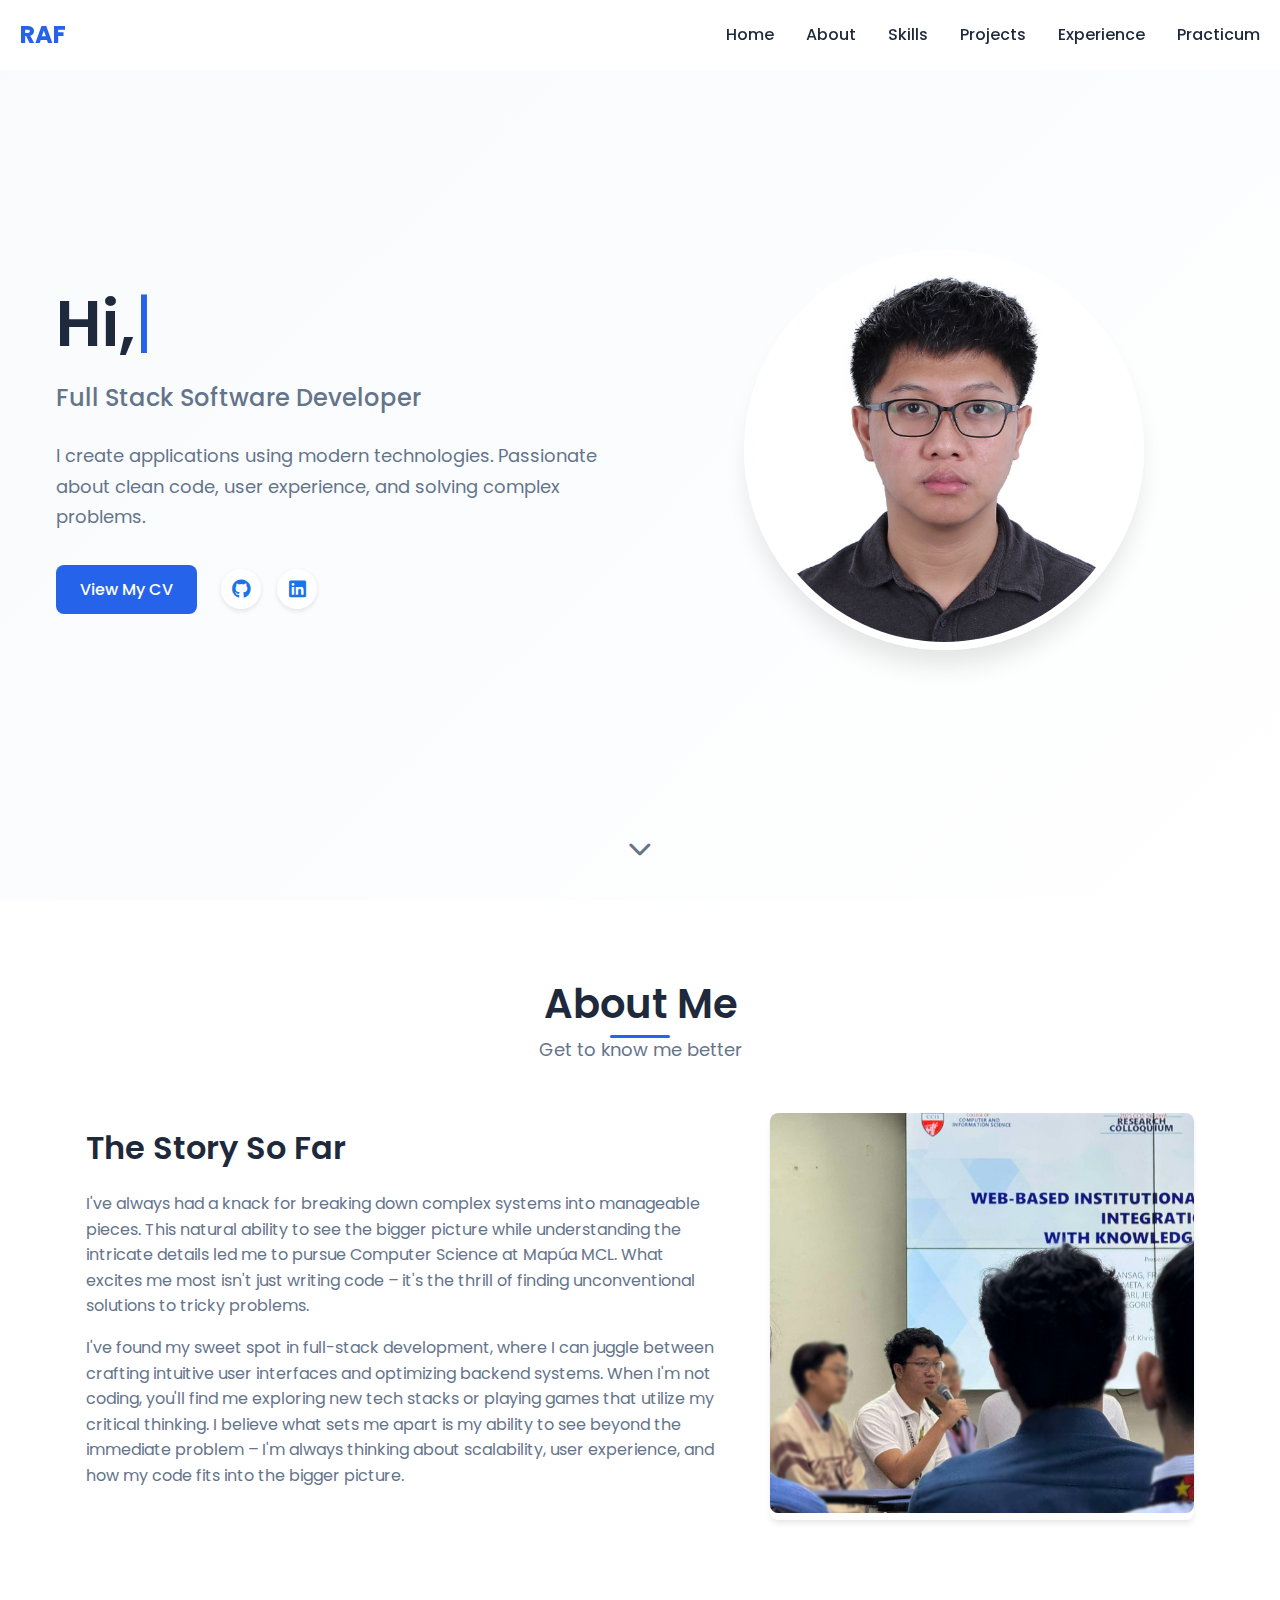
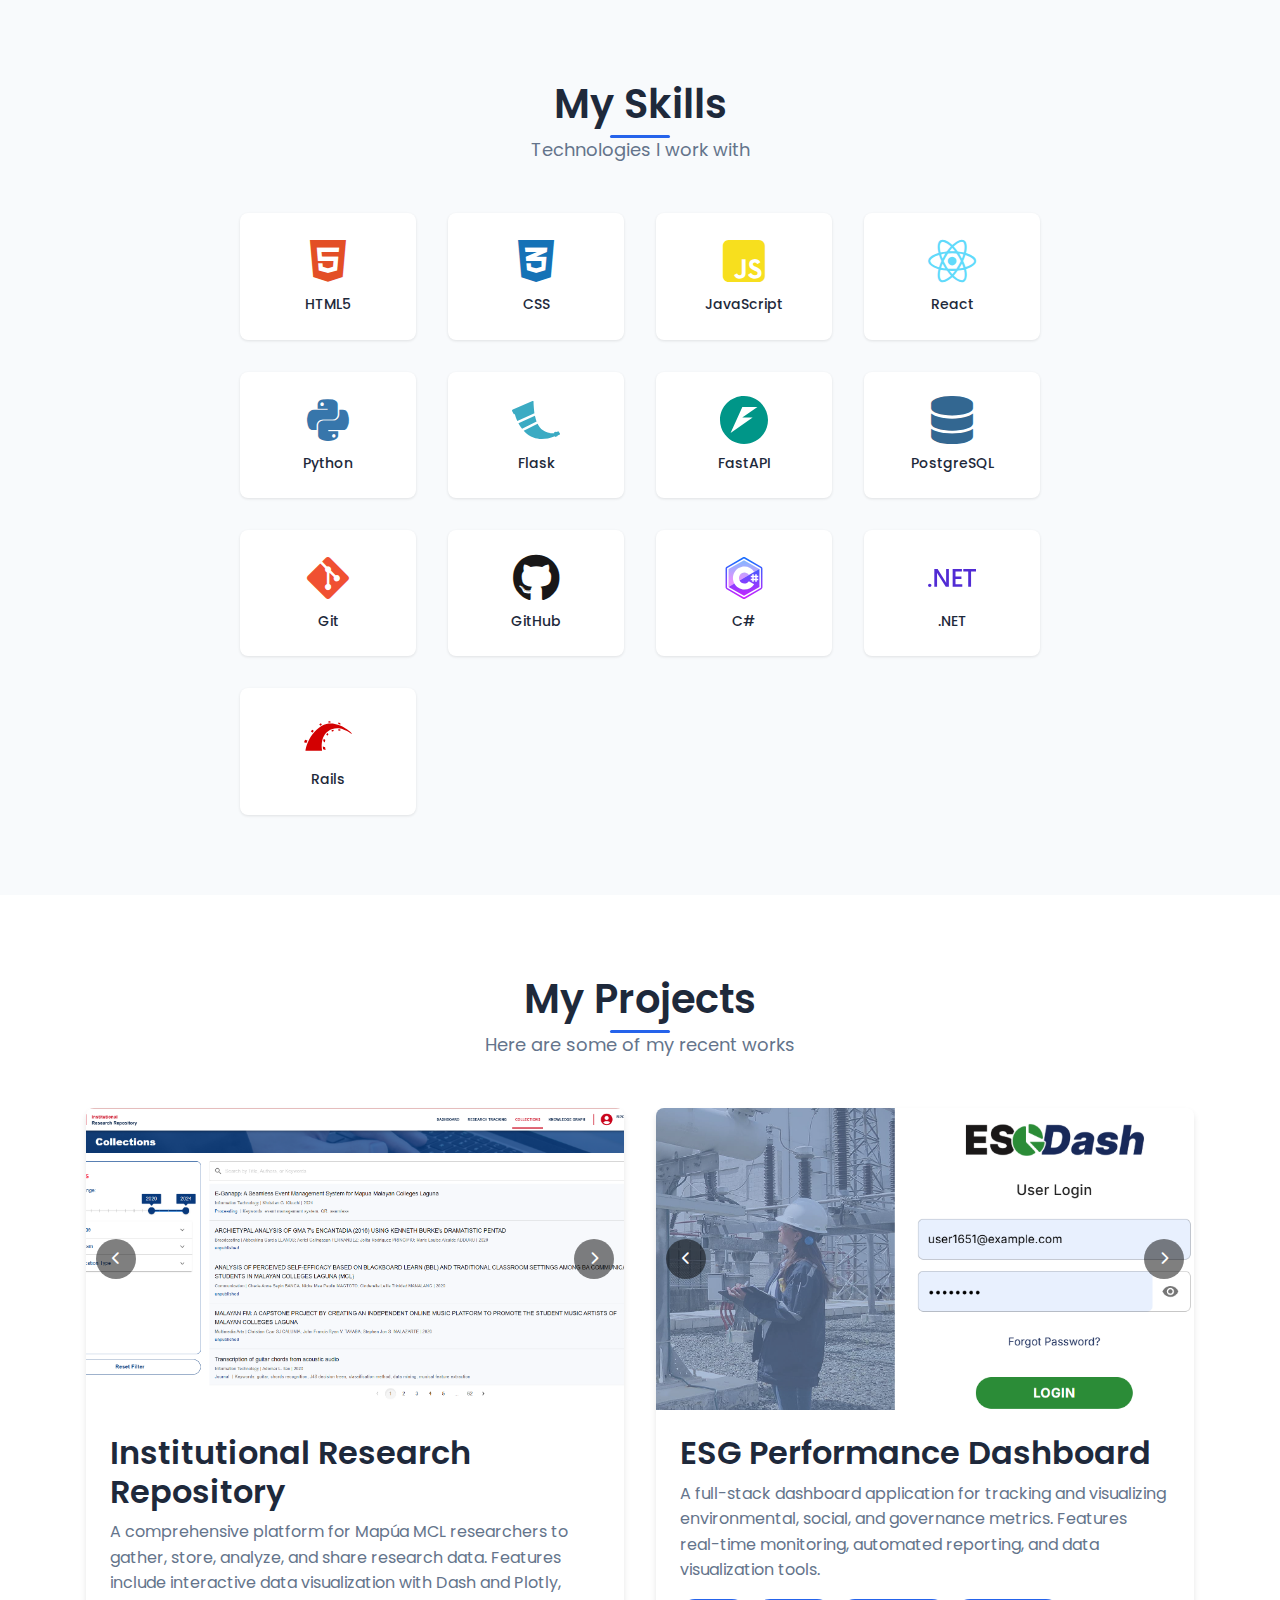
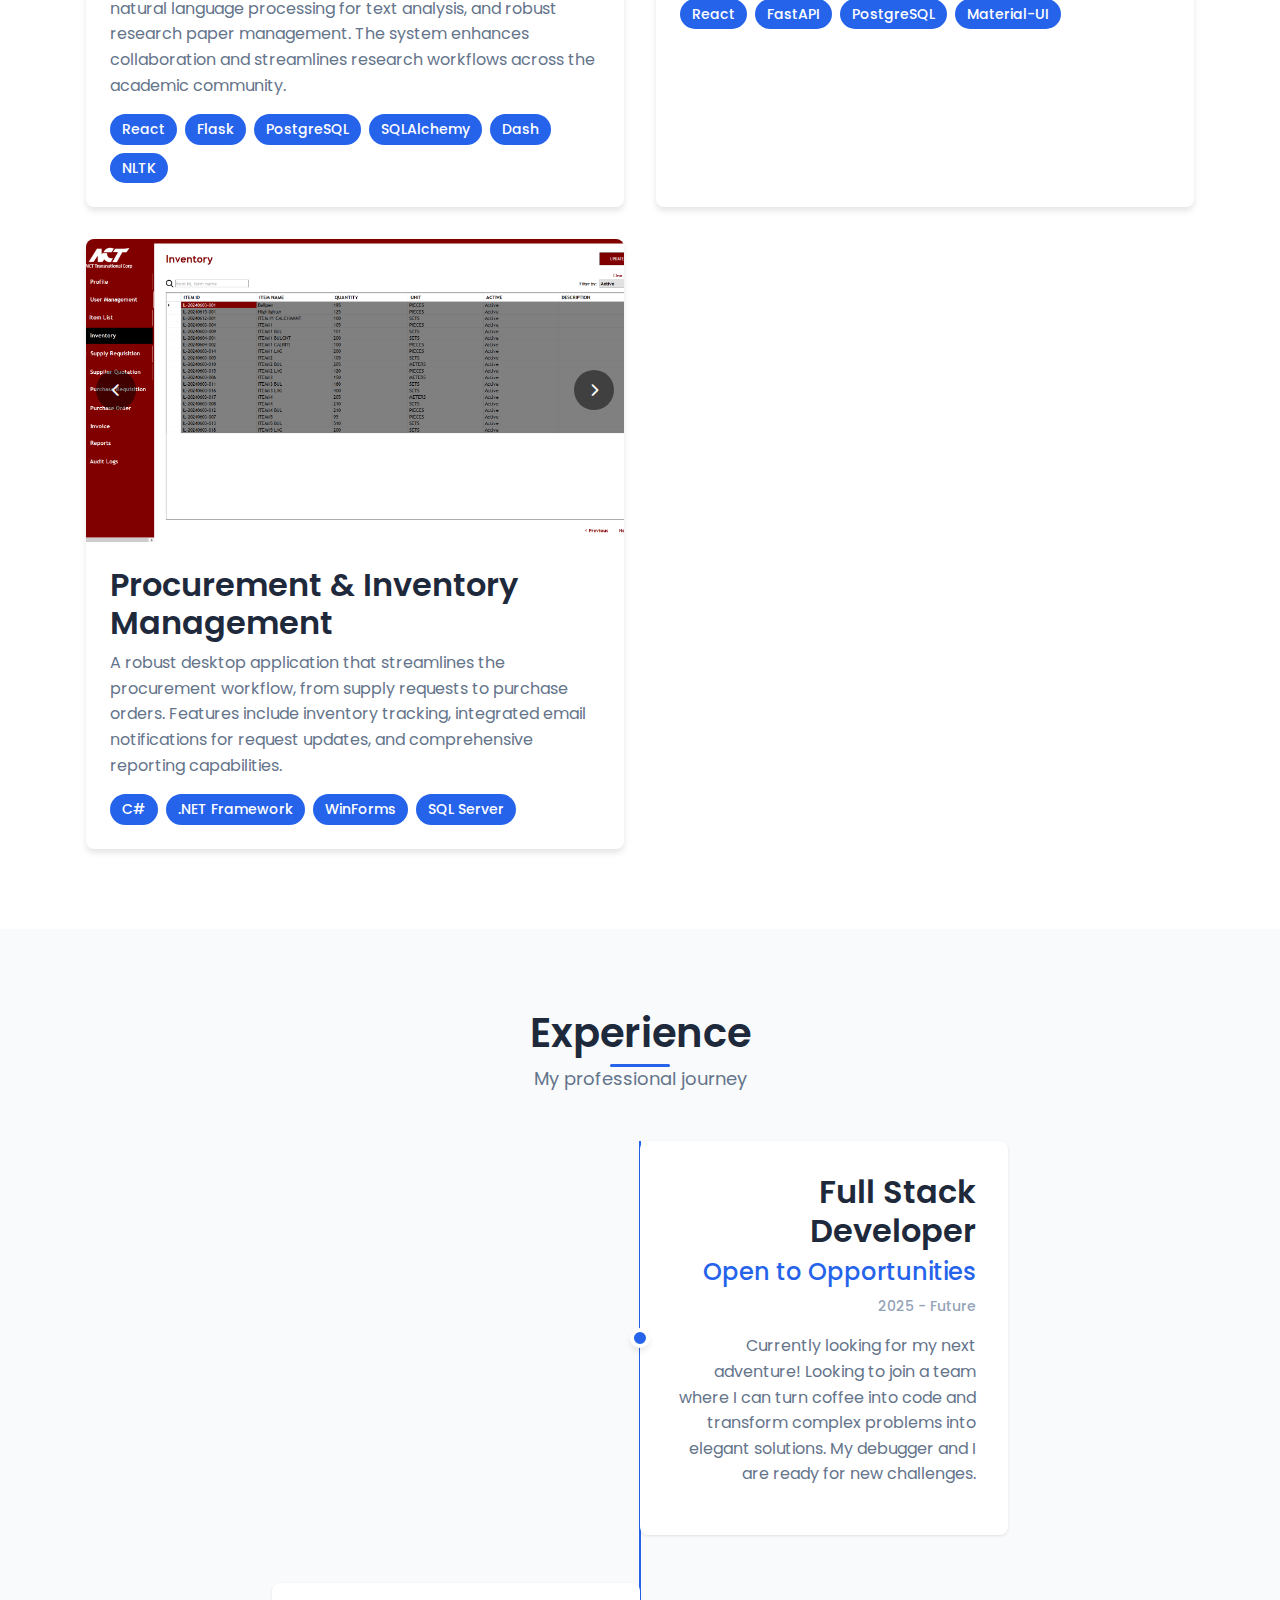
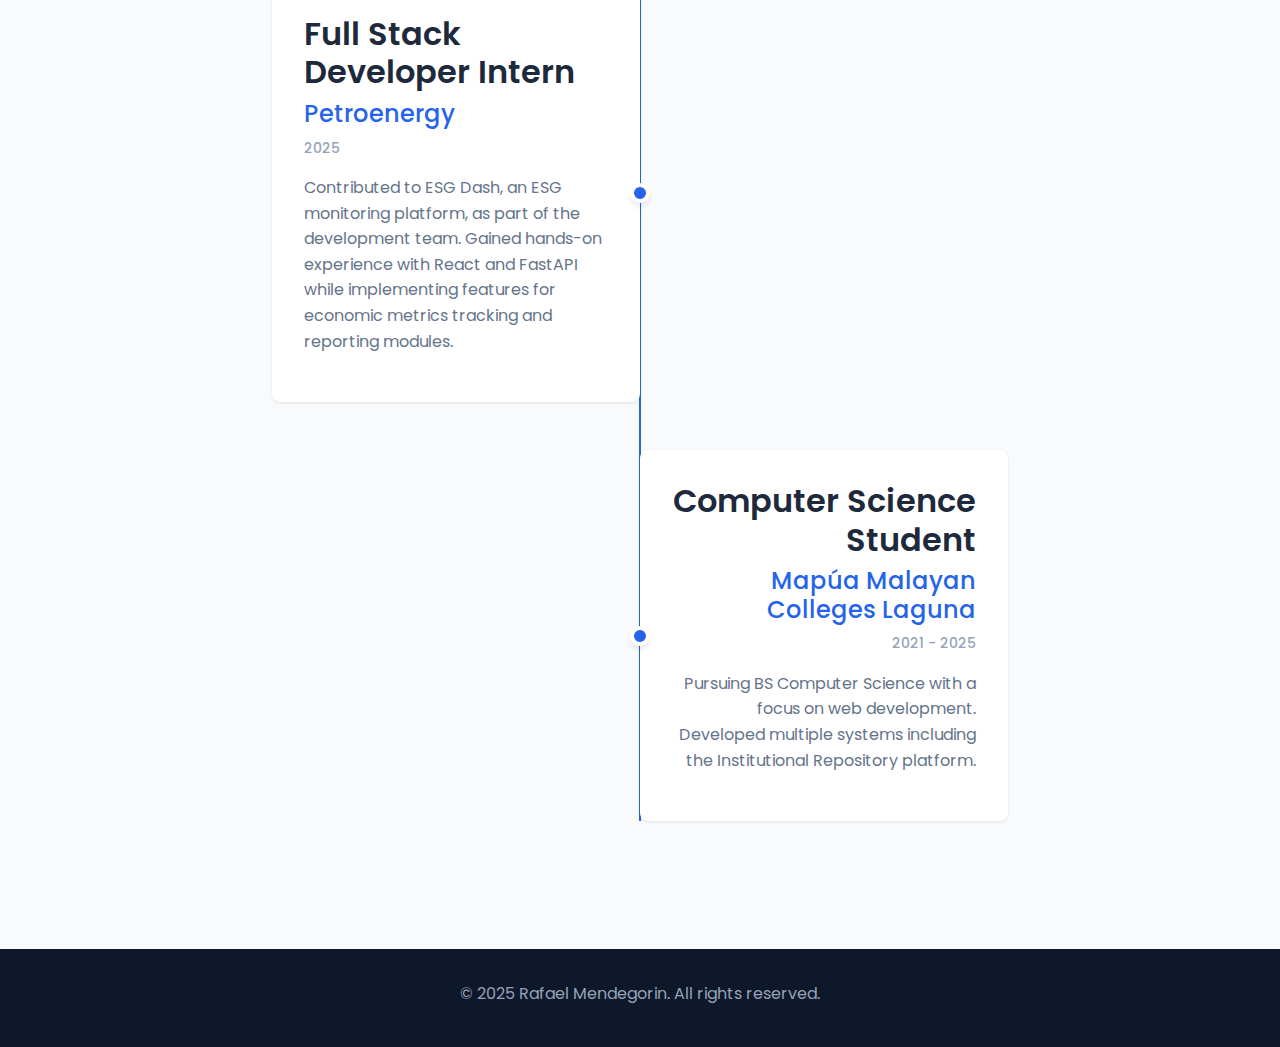
<file: index.html>
<!DOCTYPE html>
<html lang="en">
<head>
    <meta charset="UTF-8">
    <meta name="viewport" content="width=device-width, initial-scale=1.0">
    <meta name="description" content="Personal Portfolio - Web Developer & Software Engineer">
    <meta name="keywords" content="web developer, portfolio, software engineer, HTML, CSS, JavaScript">
    <meta name="author" content="Raf">
    
    <!-- Open Graph Meta Tags -->
    <meta property="og:title" content="ThatOneLeaf - Portfolio">
    <meta property="og:description" content="Personal Portfolio - Web Developer & Software Engineer">
    <meta property="og:type" content="website">
    
    <title>ThatOneLeaf - Portfolio</title>
    
    <!-- Favicon -->
    <link rel="icon" type="image/x-icon" href="assets/favicon.ico">
    
    <!-- Font Awesome for Icons -->
    <link rel="stylesheet" href="https://cdnjs.cloudflare.com/ajax/libs/font-awesome/6.4.0/css/all.min.css">
    
    <!-- Google Fonts -->
    <link href="https://fonts.googleapis.com/css2?family=Poppins:wght@300;400;500;600;700&display=swap" rel="stylesheet">
    
    <!-- CSS Files -->
    <link rel="stylesheet" href="css/style.css">
    <link rel="stylesheet" href="css/responsive.css">
    <link rel="stylesheet" href="css/animations.css">
</head>
<body>
    <!-- Navigation -->
    <nav class="navbar" id="navbar">
        <div class="nav-container">
            <div class="nav-logo">
                <a href="#home">RAF</a>
            </div>
            <div class="nav-menu" id="nav-menu">
                <a href="#home" class="nav-link">Home</a>
                <a href="#about" class="nav-link">About</a>
                <a href="#skills" class="nav-link">Skills</a>
                <a href="#projects" class="nav-link">Projects</a>
                <a href="#experience" class="nav-link">Experience</a>
                <a href="practicum.html" class="nav-link">Practicum</a>
            </div>
            <div class="nav-toggle" id="nav-toggle">
                <span class="bar"></span>
                <span class="bar"></span>
                <span class="bar"></span>
            </div>
        </div>
    </nav>

    <!-- Hero Section -->
    <section id="home" class="hero">
        <div class="hero-container">
            <div class="hero-content">
                <h1 class="hero-title">
                    <span id="typing-text"></span><span class="cursor">|</span>
                </h1>
                <p class="hero-subtitle">Full Stack Software Developer</p>
                <p class="hero-description">
                    I create applications using modern technologies.
                    Passionate about clean code, user experience, and solving complex problems.
                </p>
                <div class="hero-buttons">
                    <a href="assets\JRMendegorin_CV.pdf" target="_blank" rel="noopener noreferrer" download="JRMendegorin_CV.pdf" class="btn btn-primary">View My CV</a>
                    <div class="social-links">
                        <a href="https://github.com/ThatOneLeaf" target="_blank" class="social-btn">
                            <i class="fab fa-github"></i>
                        </a>
                        <a href="https://www.linkedin.com/in/rafael-mendegorin/" target="_blank" class="social-btn">
                            <i class="fab fa-linkedin"></i>
                        </a>
                    </div>
                </div>
            </div>
            <div class="hero-image">
                <img src="images\profile\hero.JPG" alt="Raf" class="profile-img">
            </div>
        </div>
        <div class="scroll-indicator">
            <a href="#about" class="scroll-down">
                <i class="fas fa-chevron-down"></i>
            </a>
        </div>
    </section>

    <!-- About Section -->
    <section id="about" class="about">
        <div class="container">
            <div class="section-header">
                <h2 class="section-title">About Me</h2>
                <p class="section-subtitle">Get to know me better</p>
            </div>
            <div class="about-content">
                <div class="about-text">
                    <h3>The Story So Far</h3>
                    <p>
                        I've always had a knack for breaking down complex systems into manageable pieces. This natural ability to see the bigger picture while understanding the intricate details led me to pursue Computer Science at Mapúa MCL. What excites me most isn't just writing code – it's the thrill of finding unconventional solutions to tricky problems.
                    </p>
                    <p>
                        I've found my sweet spot in full-stack development, where I can juggle between crafting intuitive user interfaces and optimizing backend systems. When I'm not coding, you'll find me exploring new tech stacks or playing games that utilize my critical thinking. I believe what sets me apart is my ability to see beyond the immediate problem – I'm always thinking about scalability, user experience, and how my code fits into the bigger picture.
                    </p>
                </div>
                <div class="about-image">
                    <img src="images\profile\about.JPG" alt="About Me" class="about-img">
                </div>
            </div>
        </div>
    </section>

    <!-- Skills Section -->
    <section id="skills" class="skills">
        <div class="container">
            <div class="section-header">
                <h2 class="section-title">My Skills</h2>
                <p class="section-subtitle">Technologies I work with</p>
            </div>
            <div class="skills-content">
                <div class="tech-icons-grid">
                    <!-- Frontend Technologies -->
                    <div class="tech-icon">
                        <i class="fab fa-html5"></i>
                        <span>HTML5</span>
                    </div>
                    <div class="tech-icon">
                        <i class="fab fa-css3-alt"></i>
                        <span>CSS</span>
                    </div>
                    <div class="tech-icon">
                        <i class="fab fa-js-square"></i>
                        <span>JavaScript</span>
                    </div>
                    <div class="tech-icon">
                        <i class="fab fa-react"></i>
                        <span>React</span>
                    </div>
                    
                    <!-- Backend Technologies -->
                    <div class="tech-icon">
                        <i class="fab fa-python"></i>
                        <span>Python</span>
                    </div>
                    <div class="tech-icon">
                        <svg role="img" viewBox="0 0 24 24" xmlns="http://www.w3.org/2000/svg" class="tech-svg">
                            <path d="M10.773 2.878c-.013 1.434.322 4.624.445 5.734l-8.558 3.83c-.56-.959-.98-2.304-1.237-3.38l-.06.027c-.205.09-.406.053-.494-.088l-.011-.018-.82-1.506c-.058-.105-.05-.252.024-.392a.78.78 0 0 1 .358-.331l9.824-4.207c.146-.064.299-.063.4.004.106.062.127.128.13.327Zm.68 7c.523 1.97.675 2.412.832 2.818l-7.263 3.7a19.35 19.35 0 0 1-1.81-2.83l8.24-3.689Zm12.432 8.786h.003c.283.402-.047.657-.153.698l-.947.37c.037.125.035.319-.217.414l-.736.287c-.229.09-.398-.059-.42-.2l-.025-.125c-4.427 1.784-7.94 1.685-10.696.647-1.981-.745-3.576-1.983-4.846-3.379l6.948-3.54c.721 1.431 1.586 2.454 2.509 3.178 2.086 1.638 4.415 1.712 5.793 1.563l-.047-.233c-.015-.077.007-.135.086-.165l.734-.288a.302.302 0 0 1 .342.086l.748-.288a.306.306 0 0 1 .341.086l.583.89Z" fill="#3BABC3"/>
                        </svg>
                        <span>Flask</span>
                    </div>
                    <div class="tech-icon">
                        <svg role="img" viewBox="0 0 24 24" xmlns="http://www.w3.org/2000/svg" class="tech-svg">
                            <path d="M12 .0387C5.3729.0384.0003 5.3931 0 11.9988c-.001 6.6066 5.372 11.9628 12 11.9625 6.628.0003 12.001-5.3559 12-11.9625-.0003-6.6057-5.3729-11.9604-12-11.96m-.829 5.4153h7.55l-7.5805 5.3284h5.1828L5.279 18.5436q2.9466-6.5444 5.892-13.0896" fill="#009688"/>
                        </svg>
                        <span>FastAPI</span>
                    </div>
                    <div class="tech-icon">
                        <i class="fas fa-database"></i>
                        <span>PostgreSQL</span>
                    </div>
                    
                    <!-- Tools & Other -->
                    <div class="tech-icon">
                        <i class="fab fa-git-alt"></i>
                        <span>Git</span>
                    </div>
                    <div class="tech-icon">
                        <i class="fab fa-github"></i>
                        <span>GitHub</span>
                    </div>
                    <div class="tech-icon">
                        <svg xmlns="http://www.w3.org/2000/svg" x="0px" y="0px" width="100" height="100" viewBox="0 0 64 64" class="tech-svg">
                            <linearGradient id="dFMIpH0DLBLP_Mye2ctJMa_Fycm8TUhWmFU_gr1" x1="15.25" x2="15.25" y1="31.296" y2="15.385" gradientTransform="matrix(1 0 0 -1 0 64)" gradientUnits="userSpaceOnUse"><stop offset="0" stop-color="#8ab4ff"></stop><stop offset=".699" stop-color="#e492ff"></stop></linearGradient><path fill="url(#dFMIpH0DLBLP_Mye2ctJMa_Fycm8TUhWmFU_gr1)" d="M19.09,39.37c0,0.01,0.01,0.01,0.01,0.02l-7.7,4.5L19.09,39.37z"></path><linearGradient id="dFMIpH0DLBLP_Mye2ctJMb_Fycm8TUhWmFU_gr2" x1="15.25" x2="15.25" y1="33.329" y2="20.11" gradientTransform="matrix(1 0 0 -1 0 64)" gradientUnits="userSpaceOnUse"><stop offset="0" stop-color="#8ab4ff"></stop><stop offset=".699" stop-color="#e492ff"></stop></linearGradient><path fill="url(#dFMIpH0DLBLP_Mye2ctJMb_Fycm8TUhWmFU_gr2)" d="M19.09,39.37c0,0.01,0.01,0.01,0.01,0.02	l-7.7,4.5L19.09,39.37z"></path><linearGradient id="dFMIpH0DLBLP_Mye2ctJMc_Fycm8TUhWmFU_gr3" x1="31.87" x2="31.87" y1="10.7" y2="35.152" gradientUnits="userSpaceOnUse"><stop offset="0" stop-color="#8ab4ff"></stop><stop offset="1" stop-color="#e492ff"></stop></linearGradient><path fill="url(#dFMIpH0DLBLP_Mye2ctJMc_Fycm8TUhWmFU_gr3)" d="M32,8.21l-20.6,11.9v23.78l7.69-4.52	c-1.18-2.17-1.85-4.65-1.85-7.3c0-2.88,0.8-5.56,2.18-7.87c2.68-4.46,7.57-7.46,13.15-7.46c5.27,0,10.11,2.67,12.94,7.12l-0.39,0.24	l-6.57,3.87c-1.35-1.99-3.57-3.16-5.98-3.16c-2.62,0-4.91,1.39-6.19,3.47c-0.68,1.11-1.07,2.4-1.07,3.79c0,1.16,0.27,2.25,0.75,3.22	l6.13-3.6h0.01l0.04,0.02l20.1-11.75L32,8.21z"></path><linearGradient id="dFMIpH0DLBLP_Mye2ctJMd_Fycm8TUhWmFU_gr4" x1="32" x2="32" y1="8.058" y2="57.784" gradientUnits="userSpaceOnUse"><stop offset="0" stop-color="#1a6dff"></stop><stop offset="1" stop-color="#c822ff"></stop></linearGradient><path fill="url(#dFMIpH0DLBLP_Mye2ctJMd_Fycm8TUhWmFU_gr4)" d="M32.24,31.71l-6.17,3.6	c1.19,2.38,3.66,4.02,6.5,4.02c2.382,0,4.553-1.156,5.911-3.063l7.076,3.931C42.76,44.666,37.897,47.4,32.57,47.4	c-5.8,0-10.87-3.24-13.47-8.01l-7.7,4.5L32,55.79l20.6-11.9v-0.22V20.11l-0.26-0.15L32.24,31.71z M51,31h-2v2h2v2h-2v2h-2v-2h-2v2	h-2v-2h-2v-2h2v-2h-2v-2h2v-2h2v2h2v-2h2v2h2V31z M45,31h2v2h-2V31z M55.1,16.93L33.5,4.46c-0.93-0.53-2.07-0.53-3,0L8.9,16.93	c-0.92,0.54-1.5,1.53-1.5,2.6v24.94c0,1.07,0.58,2.06,1.5,2.6l21.6,12.47c0.93,0.53,2.07,0.53,3,0l21.6-12.47	c0.92-0.54,1.5-1.53,1.5-2.6V19.53C56.6,18.46,56.02,17.47,55.1,16.93z M54.6,44.47c0,0.36-0.19,0.69-0.5,0.87L32.5,57.81	c-0.31,0.17-0.69,0.17-1,0L9.9,45.34c-0.31-0.18-0.5-0.51-0.5-0.87V19.53c0-0.36,0.19-0.69,0.5-0.87L31.5,6.19	c0.31-0.17,0.69-0.17,1,0l21.6,12.47c0.31,0.18,0.5,0.51,0.5,0.87V44.47z"></path>
                        </svg>
                        <span>C#</span>
                    </div>
                    <div class="tech-icon">
                        <svg role="img" viewBox="0 0 24 24" xmlns="http://www.w3.org/2000/svg" class="tech-svg">
                            <path d="M24 8.77h-2.468v7.565h-1.425V8.77h-2.462V7.53H24zm-6.852 7.565h-4.821V7.53h4.63v1.24h-3.205v2.494h2.953v1.234h-2.953v2.604h3.396zm-6.708 0H8.882L4.78 9.863a2.896 2.896 0 0 1-.258-.51h-.036c.032.189.048.592.048 1.21v5.772H3.157V7.53h1.659l3.965 6.32c.167.261.275.442.323.54h.024c-.04-.233-.06-.629-.06-1.185V7.529h1.372zm-8.703-.693a.868.829 0 0 1-.869.829.868.829 0 0 1-.868-.83.868.829 0 0 1 .868-.828.868.829 0 0 1 .869.829Z" fill="#512BD4"/>
                        </svg>
                        <span>.NET</span>
                    </div>
                    <div class="tech-icon">
                        <svg role="img" viewBox="0 0 24 24" xmlns="http://www.w3.org/2000/svg" class="tech-svg">
                            <path fill="#D30001" d="M.741 19.365h8.36s-1.598-7.291 3.693-10.243l.134-.066c1.286-.637 4.907-2.431 10.702 1.854.19-.159.37-.286.37-.286s-5.503-5.492-11.63-4.878c-3.079.275-6.867 3.079-9.09 6.783C1.058 16.233.741 19.365.741 19.365Zm8.804-.783a10.682 10.682 0 0 1-.127-1.333l1.143.412c.063.498.159.963.254 1.376l-1.27-.455Zm-7.799-4.317L.529 13.82c-.201.455-.423.984-.529 1.27l1.217.444c.137-.359.36-.878.529-1.269Zm7.831.296.857.677c.042-.413.116-.825.222-1.238l-.762-.603c-.137.391-.233.783-.317 1.164Zm2.042-2.646-.508-.762c.191-.243.413-.486.656-.709l.476.72a5.958 5.958 0 0 0-.624.751ZM4.19 8.878l.752.656c-.254.265-.498.551-.72.836l-.815-.698c.244-.265.508-.529.783-.794Zm9.799 1.027-.243-.73c.265-.117.571-.233.931-.339l.233.698a6.82 6.82 0 0 0-.921.371Zm3.122-.656.042-.667c.339.021.688.064 1.048.138l-.042.656a5.859 5.859 0 0 0-1.048-.127ZM8.942 6.392l-.476-.731c-.265.138-.54.286-.826.455l.487.741c.275-.169.54-.328.815-.465Zm9.217-.053.042-.709c-.095-.053-.36-.18-1.026-.371l-.043.699c.349.116.688.243 1.027.381ZM13.238 5.28h.106l-.212-.645c-.328 0-.666.021-1.016.063l.201.625a8.87 8.87 0 0 1 .921-.043Z"/>
                        </svg>
                        <span>Rails</span>
                    </div>
                </div>
            </div>
        </div>
    </section>

    <!-- Projects Section -->
    <section id="projects" class="projects">
        <div class="container">
            <div class="section-header">
                <h2 class="section-title">My Projects</h2>
                <p class="section-subtitle">Here are some of my recent works</p>
            </div>
            <div class="projects-grid">
                <div class="project-card">
                    <div class="project-image">
                        <div class="carousel">
                            <div class="carousel-container">
                                <img src="images\projects\ir\collection.png" alt="Collections" class="carousel-item active">
                                <img src="images\projects\ir\overalldash.png" alt="Research Analytics" class="carousel-item">
                                <img src="images\projects\ir\sdgimpactdash.png" alt="Research Analytics2" class="carousel-item">
                                <img src="images\projects\ir\overallsdg.png" alt="Knowledge Graph" class="carousel-item">
                                <img src="images\projects\ir\researchareasdg.png" alt="Knowledge Graph2" class="carousel-item">
                            </div>
                            <button class="carousel-button prev" onclick="moveCarousel(this, -1)">
                                <i class="fas fa-chevron-left"></i>
                            </button>
                            <button class="carousel-button next" onclick="moveCarousel(this, 1)">
                                <i class="fas fa-chevron-right"></i>
                            </button>
                            <div class="carousel-dots">
                                <span class="dot active" onclick="jumpToSlide(this, 0)"></span>
                                <span class="dot" onclick="jumpToSlide(this, 1)"></span>
                                <span class="dot" onclick="jumpToSlide(this, 2)"></span>
                                <span class="dot" onclick="jumpToSlide(this, 3)"></span>
                                <span class="dot" onclick="jumpToSlide(this, 4)"></span>
                            </div>
                        </div>
                    </div>
                    <div class="project-content">
                        <h3 class="project-title">Institutional Research Repository</h3>
                        <p class="project-description">
                            A comprehensive platform for Mapúa MCL researchers to gather, store, analyze, and share research data. Features include interactive data visualization with Dash and Plotly, natural language processing for text analysis, and robust research paper management. The system enhances collaboration and streamlines research workflows across the academic community.
                        </p>
                        <div class="project-tags">
                            <span class="tag">React</span>
                            <span class="tag">Flask</span>
                            <span class="tag">PostgreSQL</span>
                            <span class="tag">SQLAlchemy</span>
                            <span class="tag">Dash</span>
                            <span class="tag">NLTK</span>
                        </div>
                    </div>
                </div>

                <div class="project-card">
                    <div class="project-image">
                        <div class="carousel">
                            <div class="carousel-container">
                                <img src="images\projects\esg_dash\Login.png" alt="Login" class="carousel-item active">
                                <img src="images\projects\esg_dash\Dashboard.png" alt="Dashboard" class="carousel-item">
                                <img src="images\projects\esg_dash\EconDashboard.png" alt="Econ Dashboard" class="carousel-item">
                            </div>
                            <button class="carousel-button prev" onclick="moveCarousel(this, -1)">
                                <i class="fas fa-chevron-left"></i>
                            </button>
                            <button class="carousel-button next" onclick="moveCarousel(this, 1)">
                                <i class="fas fa-chevron-right"></i>
                            </button>
                            <div class="carousel-dots">
                                <span class="dot active" onclick="jumpToSlide(this, 0)"></span>
                                <span class="dot" onclick="jumpToSlide(this, 1)"></span>
                                <span class="dot" onclick="jumpToSlide(this, 2)"></span>
                            </div>
                        </div>
                    </div>
                    <div class="project-content">
                        <h3 class="project-title">ESG Performance Dashboard</h3>
                        <p class="project-description">
                            A full-stack dashboard application for tracking and visualizing environmental, social, and governance metrics. Features real-time monitoring, automated reporting, and data visualization tools.
                        </p>
                        <div class="project-tags">
                            <span class="tag">React</span>
                            <span class="tag">FastAPI</span>
                            <span class="tag">PostgreSQL</span>
                            <span class="tag">Material-UI</span>
                        </div>
                    </div>
                </div>

                <div class="project-card">
                    <div class="project-image">
                        <div class="carousel">
                            <div class="carousel-container">
                                <img src="images\projects\pis\inventory.png" alt="Inventory Dashboard" class="carousel-item active">
                                <img src="images\projects\pis\pr.png" alt="Procurement System" class="carousel-item">
                                <img src="images\projects\pis\pricedynamicreport.png" alt="Inventory Reports" class="carousel-item">
                            </div>
                            <button class="carousel-button prev" onclick="moveCarousel(this, -1)">
                                <i class="fas fa-chevron-left"></i>
                            </button>
                            <button class="carousel-button next" onclick="moveCarousel(this, 1)">
                                <i class="fas fa-chevron-right"></i>
                            </button>
                            <div class="carousel-dots">
                                <span class="dot active" onclick="jumpToSlide(this, 0)"></span>
                                <span class="dot" onclick="jumpToSlide(this, 1)"></span>
                                <span class="dot" onclick="jumpToSlide(this, 2)"></span>
                            </div>
                        </div>
                    </div>
                    <div class="project-content">
                        <h3 class="project-title">Procurement & Inventory Management</h3>
                        <p class="project-description">
                            A robust desktop application that streamlines the procurement workflow, from supply requests to purchase orders. Features include inventory tracking, integrated email notifications for request updates, and comprehensive reporting capabilities.
                        </p>
                        <div class="project-tags">
                            <span class="tag">C#</span>
                            <span class="tag">.NET Framework</span>
                            <span class="tag">WinForms</span>
                            <span class="tag">SQL Server</span>
                        </div>
                    </div>
                </div>
            </div>
        </div>
    </section>

    <!-- Experience Section -->
    <section id="experience" class="experience">
        <div class="container">
            <div class="section-header">
                <h2 class="section-title">Experience</h2>
                <p class="section-subtitle">My professional journey</p>
            </div>
            <div class="timeline">
                <div class="timeline-item">
                    <div class="timeline-dot"></div>
                    <div class="timeline-content">
                        <h3>Full Stack Developer</h3>
                        <h4>Open to Opportunities</h4>
                        <span class="timeline-date">2025 - Future</span>
                        <p>
                            Currently looking for my next adventure! Looking to join a team where I can turn 
                            coffee into code and transform complex problems into elegant solutions. My debugger and I are 
                            ready for new challenges.
                        </p>
                    </div>
                </div>
                <div class="timeline-item">
                    <div class="timeline-dot"></div>
                    <div class="timeline-content">
                        <h3>Full Stack Developer Intern</h3>
                        <h4>Petroenergy</h4>
                        <span class="timeline-date">2025</span>
                        <p>
                            Contributed to ESG Dash, an ESG monitoring platform, as part of the development team. 
                            Gained hands-on experience with React and FastAPI while implementing features for economic 
                            metrics tracking and reporting modules.
                        </p>
                    </div>
                </div>
                <div class="timeline-item">
                    <div class="timeline-dot"></div>
                    <div class="timeline-content">
                        <h3>Computer Science Student</h3>
                        <h4>Mapúa Malayan Colleges Laguna</h4>
                        <span class="timeline-date">2021 - 2025</span>
                        <p>
                            Pursuing BS Computer Science with a focus on web development. Developed multiple 
                            systems including the Institutional Repository platform. 
                        </p>
                    </div>
                </div>
            </div>
        </div>
    </section>

    <!-- Footer -->
    <footer class="footer">
        <div class="container">
            <div class="footer-content">
                <p>&copy; 2025 Rafael Mendegorin. All rights reserved.</p>
            </div>
        </div>
    </footer>

    <!-- Back to Top Button -->
    <button id="backToTop" class="back-to-top">
        <i class="fas fa-chevron-up"></i>
    </button>

    <!-- JavaScript Files -->
    <script src="js/main.js"></script>
    <script src="js/smooth-scroll.js"></script>
    <script src="js/form-handler.js"></script>
</body>
</html>
</file>
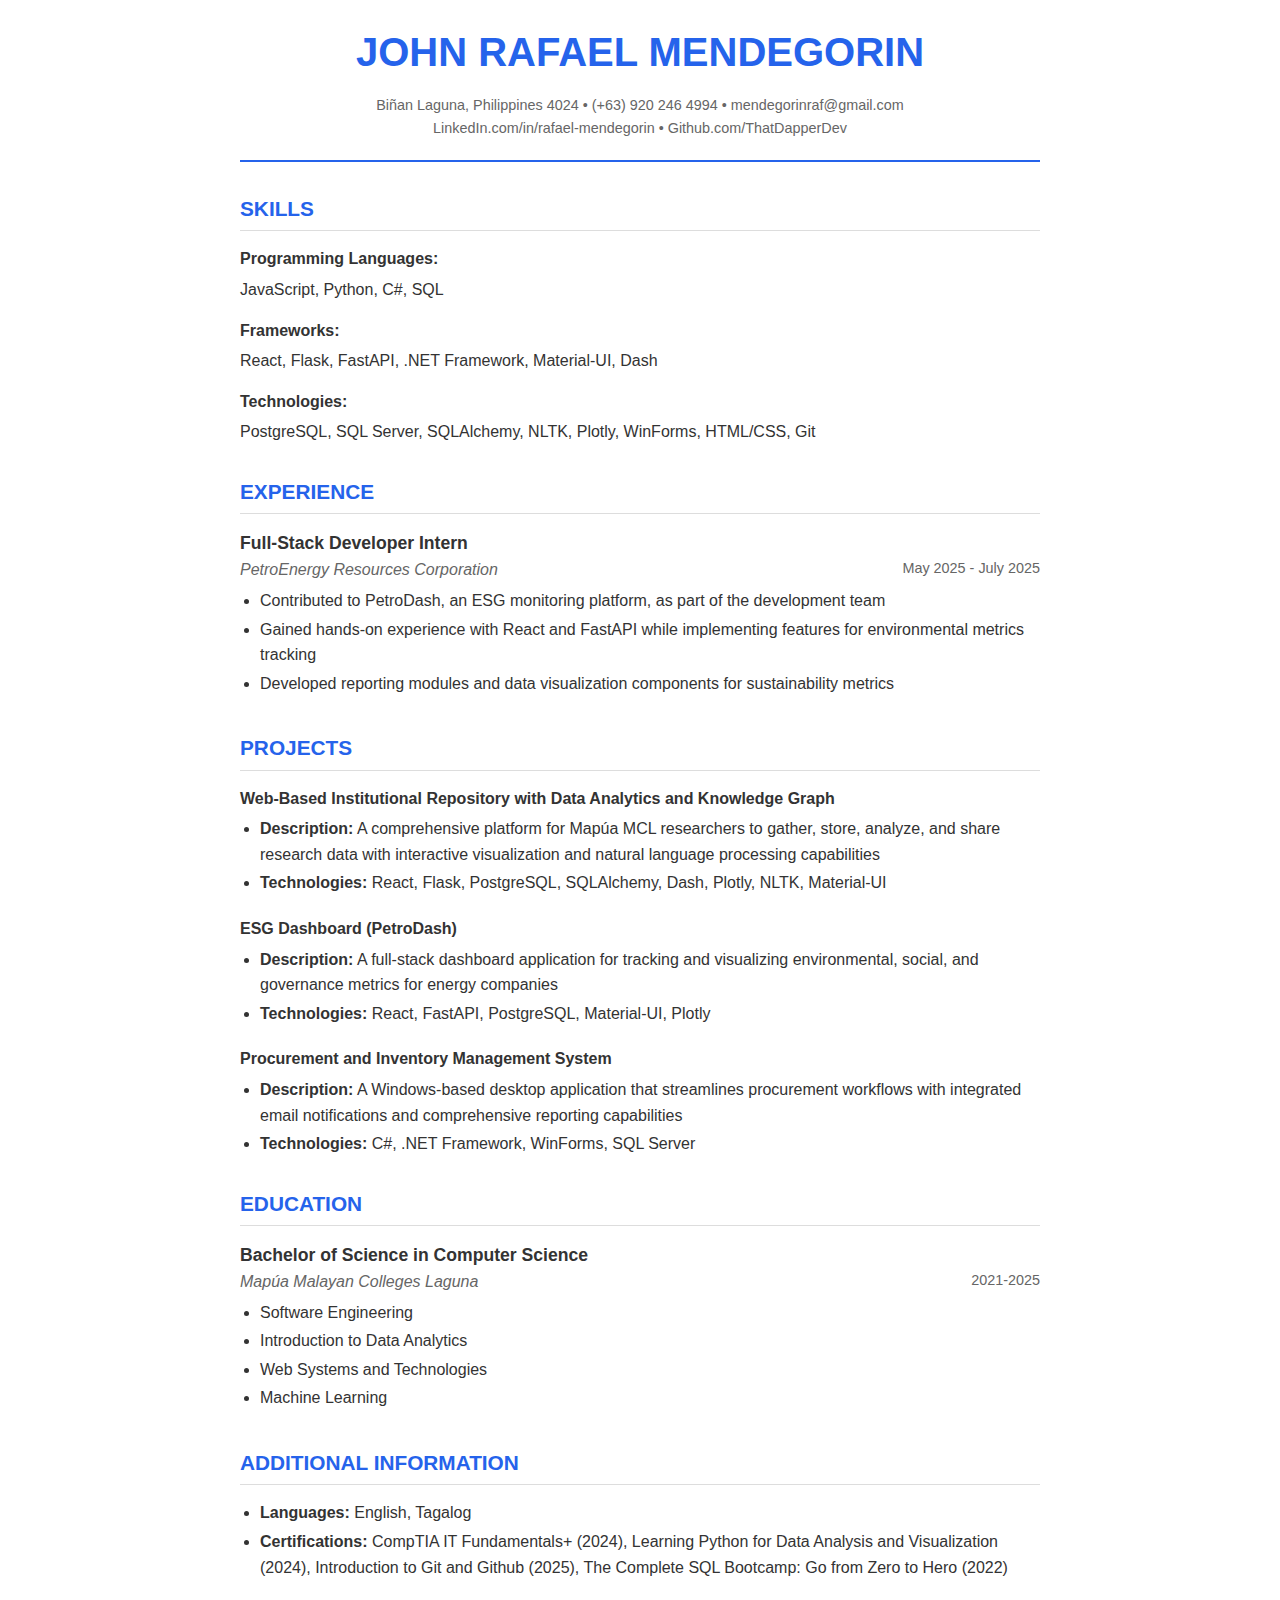
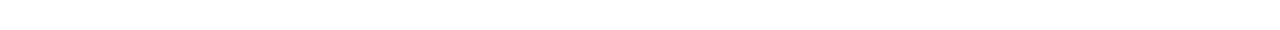
<file: cv.html>
<!DOCTYPE html>
<html lang="en">
<head>
    <meta charset="UTF-8">
    <meta name="viewport" content="width=device-width, initial-scale=1.0">
    <title>John Rafael Mendegorin - CV</title>
    <style>
        body {
            font-family: 'Arial', sans-serif;
            max-width: 800px;
            margin: 0 auto;
            padding: 20px;
            line-height: 1.6;
            color: #333;
        }
        .header {
            text-align: center;
            border-bottom: 2px solid #2563eb;
            padding-bottom: 20px;
            margin-bottom: 30px;
        }
        .name {
            font-size: 2.5em;
            font-weight: bold;
            color: #2563eb;
            margin-bottom: 10px;
        }
        .contact-info {
            font-size: 0.9em;
            color: #666;
        }
        .section {
            margin-bottom: 30px;
        }
        .section-title {
            font-size: 1.3em;
            font-weight: bold;
            color: #2563eb;
            border-bottom: 1px solid #ddd;
            padding-bottom: 5px;
            margin-bottom: 15px;
        }
        .experience-item, .project-item, .education-item {
            margin-bottom: 20px;
        }
        .job-title {
            font-weight: bold;
            font-size: 1.1em;
        }
        .company {
            color: #666;
            font-style: italic;
        }
        .date {
            float: right;
            color: #666;
            font-size: 0.9em;
        }
        .project-title {
            font-weight: bold;
            margin-bottom: 5px;
        }
        .skill-category {
            margin-bottom: 15px;
        }
        .skill-type {
            font-weight: bold;
            margin-bottom: 5px;
        }
        ul {
            margin: 5px 0;
            padding-left: 20px;
        }
        li {
            margin-bottom: 3px;
        }
        .clearfix::after {
            content: "";
            display: table;
            clear: both;
        }
    </style>
</head>
<body>
    <div class="header">
        <div class="name">JOHN RAFAEL MENDEGORIN</div>
        <div class="contact-info">
            Biñan Laguna, Philippines 4024 • (+63) 920 246 4994 • mendegorinraf@gmail.com<br>
            LinkedIn.com/in/rafael-mendegorin • Github.com/ThatDapperDev
        </div>
    </div>

    <div class="section">
        <div class="section-title">SKILLS</div>
        
        <div class="skill-category">
            <div class="skill-type">Programming Languages:</div>
            <div>JavaScript, Python, C#, SQL</div>
        </div>
        
        <div class="skill-category">
            <div class="skill-type">Frameworks:</div>
            <div>React, Flask, FastAPI, .NET Framework, Material-UI, Dash</div>
        </div>
        
        <div class="skill-category">
            <div class="skill-type">Technologies:</div>
            <div>PostgreSQL, SQL Server, SQLAlchemy, NLTK, Plotly, WinForms, HTML/CSS, Git</div>
        </div>
    </div>

    <div class="section">
        <div class="section-title">EXPERIENCE</div>
        
        <div class="experience-item clearfix">
            <div class="job-title">Full-Stack Developer Intern</div>
            <div class="date">May 2025 - July 2025</div>
            <div class="company">PetroEnergy Resources Corporation</div>
            <ul>
                <li>Contributed to PetroDash, an ESG monitoring platform, as part of the development team</li>
                <li>Gained hands-on experience with React and FastAPI while implementing features for environmental metrics tracking</li>
                <li>Developed reporting modules and data visualization components for sustainability metrics</li>
            </ul>
        </div>
    </div>

    <div class="section">
        <div class="section-title">PROJECTS</div>
        
        <div class="project-item">
            <div class="project-title">Web-Based Institutional Repository with Data Analytics and Knowledge Graph</div>
            <ul>
                <li><strong>Description:</strong> A comprehensive platform for Mapúa MCL researchers to gather, store, analyze, and share research data with interactive visualization and natural language processing capabilities</li>
                <li><strong>Technologies:</strong> React, Flask, PostgreSQL, SQLAlchemy, Dash, Plotly, NLTK, Material-UI</li>
            </ul>
        </div>
        
        <div class="project-item">
            <div class="project-title">ESG Dashboard (PetroDash)</div>
            <ul>
                <li><strong>Description:</strong> A full-stack dashboard application for tracking and visualizing environmental, social, and governance metrics for energy companies</li>
                <li><strong>Technologies:</strong> React, FastAPI, PostgreSQL, Material-UI, Plotly</li>
            </ul>
        </div>
        
        <div class="project-item">
            <div class="project-title">Procurement and Inventory Management System</div>
            <ul>
                <li><strong>Description:</strong> A Windows-based desktop application that streamlines procurement workflows with integrated email notifications and comprehensive reporting capabilities</li>
                <li><strong>Technologies:</strong> C#, .NET Framework, WinForms, SQL Server</li>
            </ul>
        </div>
    </div>

    <div class="section">
        <div class="section-title">EDUCATION</div>
        
        <div class="education-item clearfix">
            <div class="job-title">Bachelor of Science in Computer Science</div>
            <div class="date">2021-2025</div>
            <div class="company">Mapúa Malayan Colleges Laguna</div>
            <ul>
                <li>Software Engineering</li>
                <li>Introduction to Data Analytics</li>
                <li>Web Systems and Technologies</li>
                <li>Machine Learning</li>
            </ul>
        </div>
    </div>

    <div class="section">
        <div class="section-title">ADDITIONAL INFORMATION</div>
        
        <ul>
            <li><strong>Languages:</strong> English, Tagalog</li>
            <li><strong>Certifications:</strong> CompTIA IT Fundamentals+ (2024), Learning Python for Data Analysis and Visualization (2024), Introduction to Git and Github (2025), The Complete SQL Bootcamp: Go from Zero to Hero (2022)</li>
        </ul>
    </div>
</body>
</html>
</file>
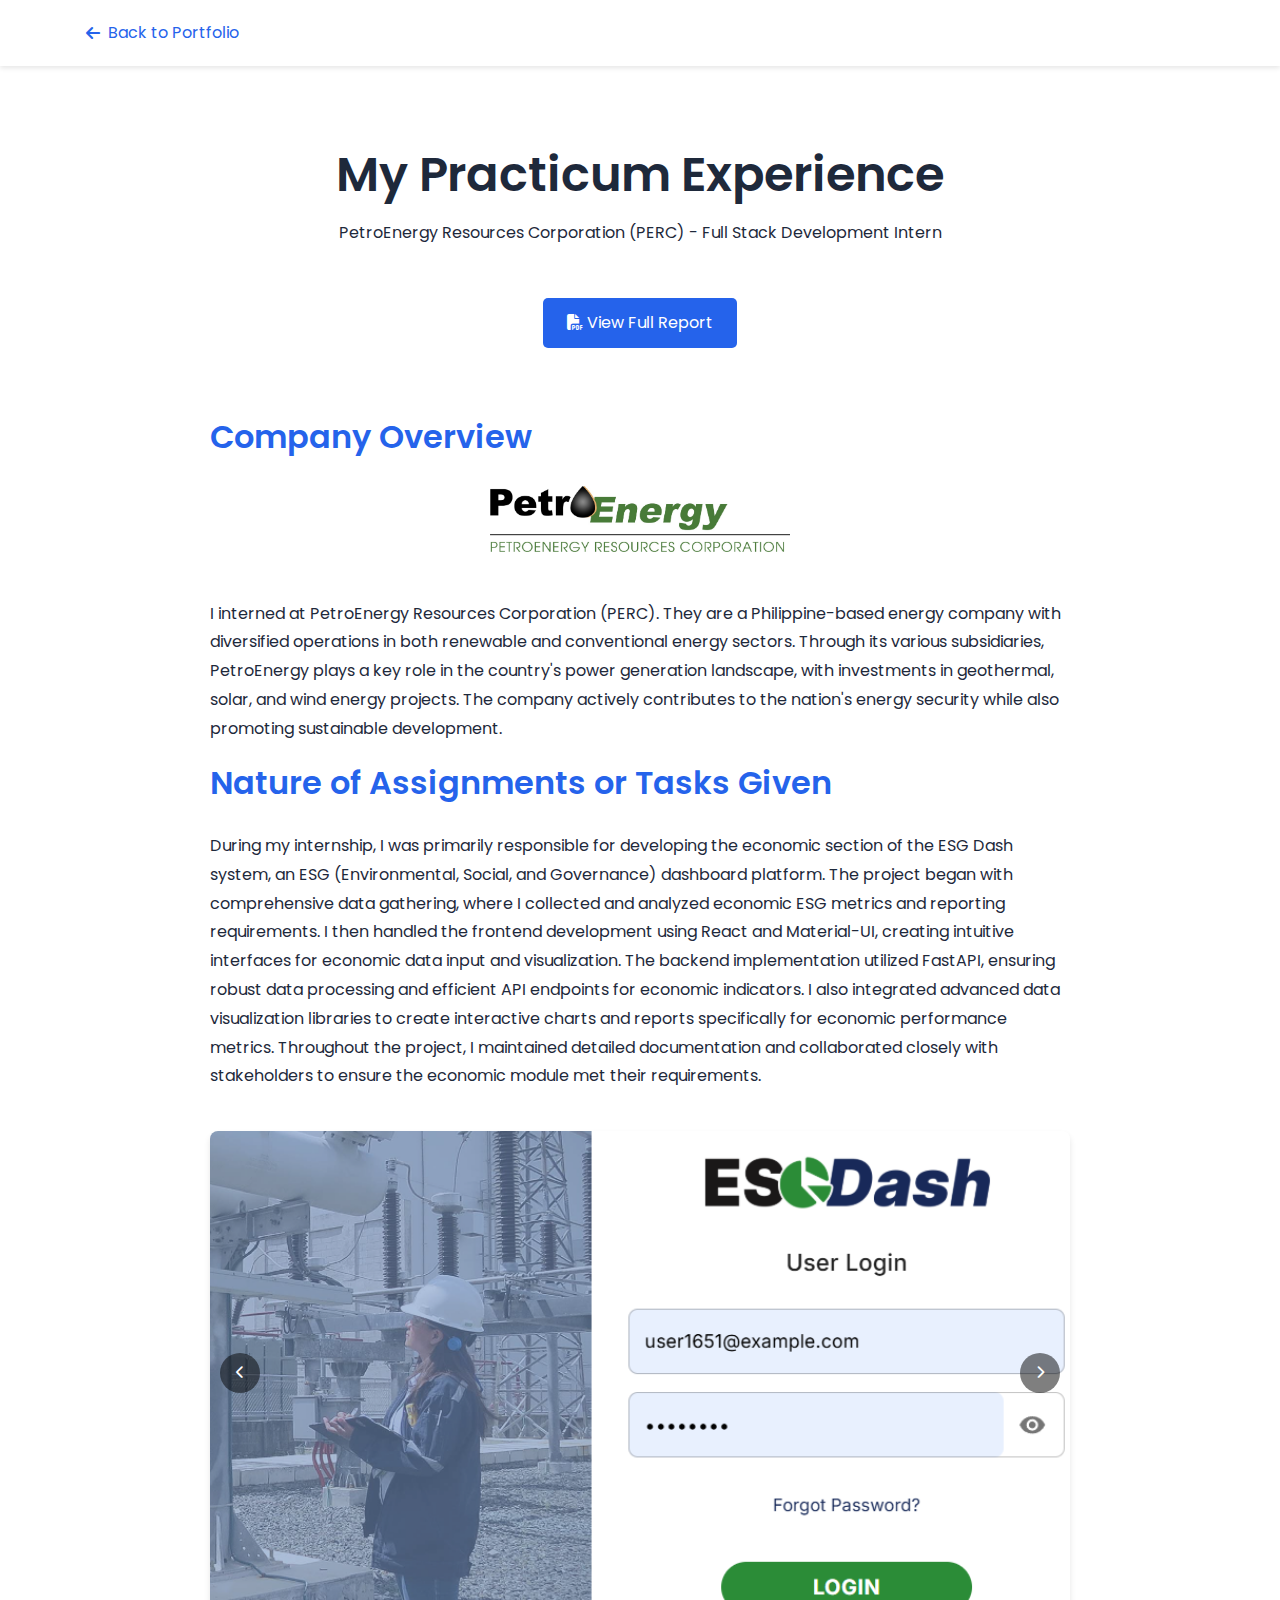
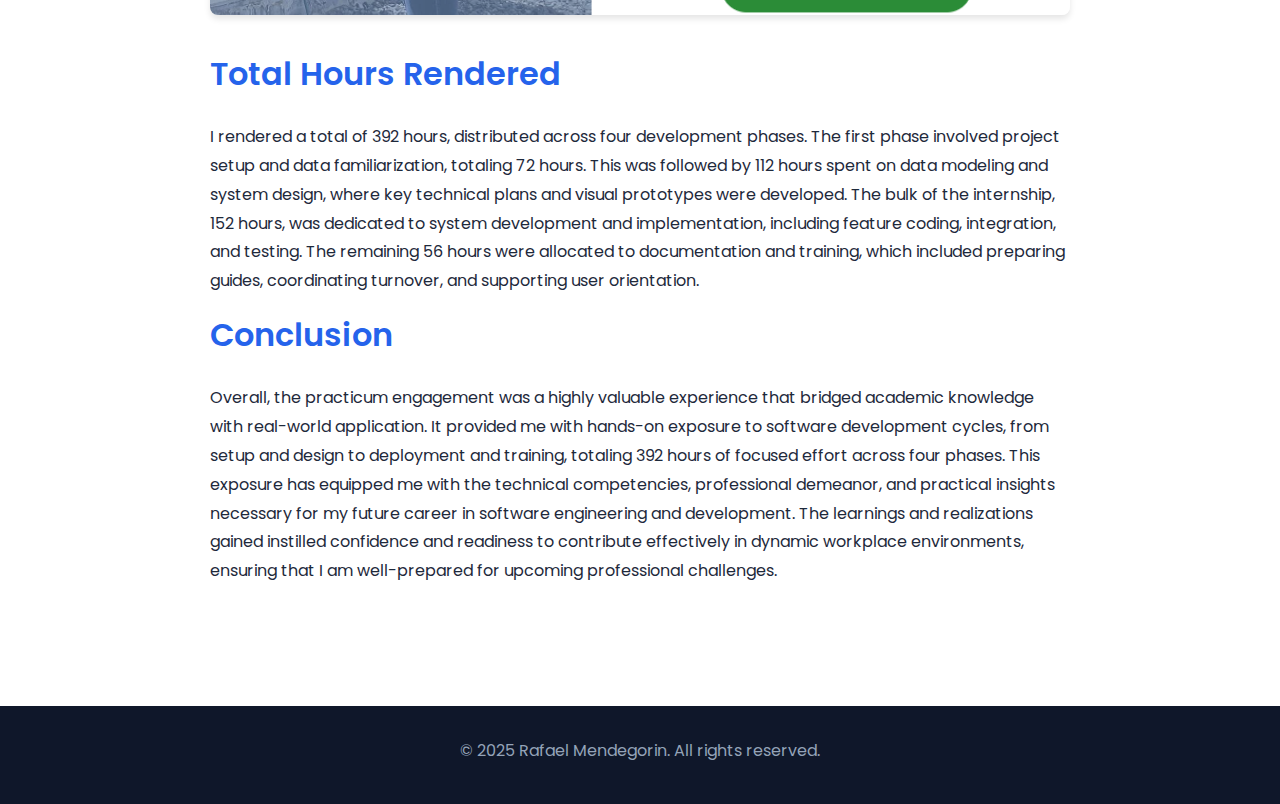
<file: practicum.html>
<!DOCTYPE html>
<html lang="en">
<head>
    <meta charset="UTF-8">
    <meta name="viewport" content="width=device-width, initial-scale=1.0">
    <meta name="description" content="Practicum Experience - Software Development Intern">
    <meta name="keywords" content="practicum, internship, software development, ESG dashboard">
    <meta name="author" content="Raf">
    
    <title>Practicum Experience - ThatOneLeaf</title>
    
    <!-- Favicon -->
    <link rel="icon" type="image/x-icon" href="assets/favicon.ico">
    
    <!-- Font Awesome for Icons -->
    <link rel="stylesheet" href="https://cdnjs.cloudflare.com/ajax/libs/font-awesome/6.4.0/css/all.min.css">
    
    <!-- Google Fonts -->
    <link href="https://fonts.googleapis.com/css2?family=Poppins:wght@300;400;500;600;700&display=swap" rel="stylesheet">
    
    <!-- CSS Files -->
    <link rel="stylesheet" href="css/style.css">
    <link rel="stylesheet" href="css/responsive.css">
    <link rel="stylesheet" href="css/animations.css">

    <style>
        .practicum-section {
            padding: 80px 0;
            min-height: 100vh;
        }

        .practicum-header {
            text-align: center;
            margin-bottom: 50px;
        }

        .practicum-content {
            max-width: 900px;
            margin: 0 auto;
            padding: 20px;
        }

        .practicum-section h2 {
            color: var(--primary-color);
            margin-bottom: 30px;
            font-size: 2em;
        }

        .practicum-section p {
            margin-bottom: 20px;
            line-height: 1.8;
            color: var(--text-color);
        }

        .report-button {
            display: inline-block;
            margin-top: 30px;
            padding: 12px 24px;
            background-color: var(--primary-color);
            color: white;
            text-decoration: none;
            border-radius: 5px;
            transition: all 0.3s ease;
        }

        .report-button:hover {
            background-color: var(--secondary-color);
            transform: translateY(-2px);
        }

        .practicum-nav {
            background-color: var(--bg-color);
            padding: 20px 0;
            box-shadow: 0 2px 5px rgba(0,0,0,0.1);
        }

        .practicum-nav .container {
            display: flex;
            justify-content: space-between;
            align-items: center;
        }

        .back-link {
            color: var(--primary-color);
            text-decoration: none;
            display: flex;
            align-items: center;
            gap: 8px;
        }

        .back-link:hover {
            color: var(--secondary-color);
        }

        .company-logo {
            text-align: center;
            margin: 20px 0 40px;
        }

        .company-logo-img {
            max-width: 300px;
            height: auto;
            margin: 0 auto;
        }

        .project-showcase {
            margin: 40px 0;
        }

        @media (max-width: 768px) {
            .practicum-content {
                padding: 10px;
            }
        }
    </style>
</head>
<body>
    <!-- Navigation -->
    <nav class="practicum-nav">
        <div class="container">
            <a href="index.html" class="back-link">
                <i class="fas fa-arrow-left"></i>
                Back to Portfolio
            </a>
        </div>
    </nav>

    <!-- Practicum Content -->
    <section class="practicum-section">
        <div class="container">
            <div class="practicum-header">
                <h1>My Practicum Experience</h1>
                <p>PetroEnergy Resources Corporation (PERC) - Full Stack Development Intern</p>
                <a href="assets/FinalReport_Mendegorin.pdf" target="_blank" download="FinalReport_Mendegorin.pdf" class="report-button">
                    <i class="fas fa-file-pdf"></i>
                    View Full Report
                </a>
            </div>

            <div class="practicum-content">
                <h2>Company Overview</h2>
                <div class="company-logo">
                    <img src="images/projects/esg_dash/petro_logo.jpg" alt="PetroEnergy Logo" class="company-logo-img">
                </div>
                <p>I interned at PetroEnergy Resources Corporation (PERC). They are a Philippine-based energy company with diversified operations in both renewable and conventional energy sectors. Through its various subsidiaries, PetroEnergy plays a key role in the country's power generation landscape, with investments in geothermal, solar, and wind energy projects. The company actively contributes to the nation's energy security while also promoting sustainable development.</p>

                <h2>Nature of Assignments or Tasks Given</h2>
                <p>During my internship, I was primarily responsible for developing the economic section of the ESG Dash system, an ESG (Environmental, Social, and Governance) dashboard platform. The project began with comprehensive data gathering, where I collected and analyzed economic ESG metrics and reporting requirements. I then handled the frontend development using React and Material-UI, creating intuitive interfaces for economic data input and visualization. The backend implementation utilized FastAPI, ensuring robust data processing and efficient API endpoints for economic indicators. I also integrated advanced data visualization libraries to create interactive charts and reports specifically for economic performance metrics. Throughout the project, I maintained detailed documentation and collaborated closely with stakeholders to ensure the economic module met their requirements.</p>

                <div class="project-showcase">
                    <div class="project-card">
                        <div class="project-image">
                            <div class="carousel">
                                <div class="carousel-container">
                                    <img src="images/projects/esg_dash/Login.png" alt="ESG Dashboard Login" class="carousel-item active">
                                    <img src="images/projects/esg_dash/Dashboard.png" alt="ESG Dashboard Main" class="carousel-item">
                                    <img src="images/projects/esg_dash/EconDashboard.png" alt="Economic Dashboard" class="carousel-item">
                                </div>
                                <button class="carousel-button prev" onclick="moveCarousel(this, -1)">
                                    <i class="fas fa-chevron-left"></i>
                                </button>
                                <button class="carousel-button next" onclick="moveCarousel(this, 1)">
                                    <i class="fas fa-chevron-right"></i>
                                </button>
                                <div class="carousel-dots">
                                    <span class="dot active" onclick="jumpToSlide(this, 0)"></span>
                                    <span class="dot" onclick="jumpToSlide(this, 1)"></span>
                                    <span class="dot" onclick="jumpToSlide(this, 2)"></span>
                                </div>
                            </div>
                        </div>
                    </div>
                </div>

                <h2>Total Hours Rendered</h2>
                <p>I rendered a total of 392 hours, distributed across four development phases. The first phase involved project setup and data familiarization, totaling 72 hours. This was followed by 112 hours spent on data modeling and system design, where key technical plans and visual prototypes were developed. The bulk of the internship, 152 hours, was dedicated to system development and implementation, including feature coding, integration, and testing. The remaining 56 hours were allocated to documentation and training, which included preparing guides, coordinating turnover, and supporting user orientation.</p>

                <h2>Conclusion</h2>
                <p>Overall, the practicum engagement was a highly valuable experience that bridged academic knowledge with real-world application. It provided me with hands-on exposure to software development cycles, from setup and design to deployment and training, totaling 392 hours of focused effort across four phases. This exposure has equipped me with the technical competencies, professional demeanor, and practical insights necessary for my future career in software engineering and development. The learnings and realizations gained instilled confidence and readiness to contribute effectively in dynamic workplace environments, ensuring that I am well-prepared for upcoming professional challenges.</p>
            </div>
        </div>
    </section>

    <!-- Footer -->
    <footer class="footer">
        <div class="container">
            <div class="footer-content">
                <p>&copy; 2025 Rafael Mendegorin. All rights reserved.</p>
            </div>
        </div>
    </footer>

    <!-- JavaScript Files -->
    <script src="js/main.js"></script>
    <script src="js/smooth-scroll.js"></script>
</body>
</html>
</file>
<file: css/style.css>
/* CSS Variables for consistent theming */
:root {
    --primary-color: #2563eb;
    --secondary-color: #64748b;
    --accent-color: #f59e0b;
    --text-primary: #1e293b;
    --text-secondary: #64748b;
    --text-light: #94a3b8;
    --bg-primary: #ffffff;
    --bg-secondary: #f8fafc;
    --bg-dark: #0f172a;
    --border-color: #e2e8f0;
    --shadow-light: 0 1px 3px 0 rgba(0, 0, 0, 0.1);
    --shadow-medium: 0 4px 6px -1px rgba(0, 0, 0, 0.1);
    --shadow-large: 0 20px 25px -5px rgba(0, 0, 0, 0.1);
    --border-radius: 0.5rem;
    --transition: all 0.3s ease;
    --font-family: 'Poppins', sans-serif;
}

/* Global Styles */
* {
    margin: 0;
    padding: 0;
    box-sizing: border-box;
}

html {
    scroll-behavior: smooth;
}

body {
    font-family: var(--font-family);
    color: var(--text-primary);
    line-height: 1.6;
    overflow-x: hidden;
}

.container {
    max-width: 1200px;
    margin: 0 auto;
    padding: 0 1rem;
}

/* Typography */
h1, h2, h3, h4, h5, h6 {
    font-weight: 600;
    line-height: 1.2;
    margin-bottom: 1rem;
}

h1 { font-size: 3rem; }
h2 { font-size: 2.5rem; }
h3 { font-size: 2rem; }
h4 { font-size: 1.5rem; }
h5 { font-size: 1.25rem; }
h6 { font-size: 1rem; }

p {
    margin-bottom: 1rem;
    color: var(--text-secondary);
}

/* Buttons */
.btn {
    display: inline-flex;
    align-items: center;
    gap: 0.5rem;
    padding: 0.75rem 1.5rem;
    border: none;
    border-radius: var(--border-radius);
    font-family: var(--font-family);
    font-size: 1rem;
    font-weight: 500;
    text-decoration: none;
    cursor: pointer;
    transition: var(--transition);
    text-align: center;
}

.btn-primary {
    background: var(--primary-color);
    color: white;
}

.btn-primary:hover {
    background: #1d4ed8;
    transform: translateY(-2px);
    box-shadow: var(--shadow-medium);
}

.btn-secondary {
    background: transparent;
    color: var(--primary-color);
    border: 2px solid var(--primary-color);
}

.btn-secondary:hover {
    background: var(--primary-color);
    color: white;
    transform: translateY(-2px);
}

/* Section Styles */
section {
    padding: 5rem 0;
    position: relative;
}

.section-header {
    text-align: center;
    margin-bottom: 3rem;
}

.section-title {
    color: var(--text-primary);
    margin-bottom: 0.5rem;
    position: relative;
}

.section-title::after {
    content: '';
    position: absolute;
    bottom: -10px;
    left: 50%;
    transform: translateX(-50%);
    width: 60px;
    height: 3px;
    background: var(--primary-color);
    border-radius: 2px;
}

.section-subtitle {
    color: var(--text-secondary);
    font-size: 1.125rem;
}

/* Navbar styles */
.navbar {
    width: 100%;
    height: 70px;
    background: rgba(255, 255, 255, 0.95);
    backdrop-filter: blur(10px);
    position: fixed;
    top: 0;
    left: 0;
    z-index: 1000;
}

.nav-container {
    height: 100%;
    padding: 0 20px;
    display: flex;
    justify-content: space-between;
    align-items: center;
}

.nav-logo a {
    font-size: 1.5rem;
    font-weight: 700;
    color: var(--primary-color);
    text-decoration: none;
}

.nav-menu {
    display: flex;
    gap: 2rem;
}

.nav-link {
    color: var(--text-primary);
    text-decoration: none;
    font-weight: 500;
    transition: var(--transition);
    position: relative;
}

.nav-link:hover {
    color: var(--primary-color);
}

.nav-link::after {
    content: '';
    position: absolute;
    bottom: -5px;
    left: 0;
    width: 0;
    height: 2px;
    background: var(--primary-color);
    transition: var(--transition);
}

.nav-link:hover::after {
    width: 100%;
}

.nav-toggle {
    display: none;
    flex-direction: column;
    gap: 4px;
    cursor: pointer;
}

.bar {
    width: 25px;
    height: 3px;
    background: var(--text-primary);
    transition: var(--transition);
}

/* Hero Section */
.hero {
    min-height: 100vh;
    display: flex;
    align-items: center;
    background: linear-gradient(135deg, var(--bg-secondary) 0%, var(--bg-primary) 100%);
    position: relative;
    overflow: hidden;
}

.hero-container {
    display: grid;
    grid-template-columns: 1fr 1fr;
    gap: 3rem;
    align-items: center;
    width: 100%;
    max-width: 1200px;
    margin: 0 auto;
    padding: 0 1rem;
}

.hero-content {
    z-index: 2;
}

.hero-title {
    font-size: 3.5rem;
    margin-bottom: 1rem;
    color: var(--text-primary);
}

.highlight {
    color: var(--primary-color);
    position: relative;
}

/* Typing Animation */
.cursor {
    animation: blink 1s infinite;
    color: var(--primary-color);
    font-weight: 400;
}

@keyframes blink {
    0%, 50% { opacity: 1; }
    51%, 100% { opacity: 0; }
}

.hero-subtitle {
    font-size: 1.5rem;
    color: var(--text-secondary);
    margin-bottom: 1.5rem;
    font-weight: 500;
}

.hero-description {
    font-size: 1.125rem;
    margin-bottom: 2rem;
    line-height: 1.7;
}

.hero-buttons {
    display: flex;
    align-items: center;
    gap: 1.5rem;
    margin-top: 2rem;
}

.hero-image {
    display: flex;
    justify-content: center;
    align-items: center;
}

.profile-img {
    width: 400px;
    height: 400px;
    border-radius: 50%;
    object-fit: cover;
    border: 8px solid white;
    box-shadow: var(--shadow-large);
    transition: var(--transition);
}

.profile-img:hover {
    transform: scale(1.05);
}

.scroll-indicator {
    position: absolute;
    bottom: 2rem;
    left: 50%;
    transform: translateX(-50%);
}

.scroll-down {
    color: var(--text-secondary);
    font-size: 1.5rem;
    animation: bounce 2s infinite;
}

@keyframes bounce {
    0%, 20%, 50%, 80%, 100% { transform: translateY(0); }
    40% { transform: translateY(-10px); }
    60% { transform: translateY(-5px); }
}

/* About Section */
.about {
    background: var(--bg-primary);
}

.about-content {
    display: grid;
    grid-template-columns: 1.5fr 1fr;
    gap: 3rem;
    align-items: center;
}

.about-text h3 {
    color: var(--text-primary);
    margin-bottom: 1.5rem;
}

.about-stats {
    display: grid;
    grid-template-columns: repeat(3, 1fr);
    gap: 2rem;
    margin: 2rem 0;
}

.stat {
    text-align: center;
    padding: 1.5rem;
    background: var(--bg-secondary);
    border-radius: var(--border-radius);
    transition: var(--transition);
}

.stat:hover {
    transform: translateY(-5px);
    box-shadow: var(--shadow-medium);
}

.stat-number {
    display: block;
    font-size: 2rem;
    font-weight: 700;
    color: var(--primary-color);
    margin-bottom: 0.5rem;
}

.stat-label {
    color: var(--text-secondary);
    font-size: 0.875rem;
    text-transform: uppercase;
    letter-spacing: 0.05em;
}

.about-image {
    position: relative;
    border-radius: var(--border-radius);
    overflow: hidden;
    box-shadow: var(--shadow-medium);
}

.about-img {
    width: 100%;
    height: 400px;
    object-fit: cover;
    object-position: center 20%;
    transition: var(--transition);
    border-radius: var(--border-radius);
}

.about-img:hover {
    transform: scale(1.02);
}

/* Skills Section */
.skills {
    background: var(--bg-secondary);
}

.tech-icons-grid {
    display: grid;
    grid-template-columns: repeat(4, 1fr);
    gap: 2rem;
    max-width: 800px;
    margin: 0 auto;
}

.tech-icon {
    display: flex;
    flex-direction: column;
    align-items: center;
    padding: 1.5rem;
    background: var(--bg-primary);
    border-radius: var(--border-radius);
    box-shadow: var(--shadow-light);
    transition: var(--transition);
    cursor: pointer;
    text-align: center;
}

.tech-icon:hover {
    transform: translateY(-5px);
    box-shadow: var(--shadow-medium);
}

.tech-icon i,
.tech-icon .tech-svg {
    font-size: 3rem;
    width: 3rem;
    height: 3rem;
    margin-bottom: 0.5rem;
    color: var(--primary-color);
    transition: var(--transition);
    display: block;
    margin-left: auto;
    margin-right: auto;
}

.tech-icon:hover i,
.tech-icon:hover .tech-svg {
    transform: scale(1.1);
}

.tech-icon span {
    font-size: 0.875rem;
    font-weight: 500;
    color: var(--text-primary);
    text-align: center;
}

/* Specific icon colors */
.tech-icon:nth-child(1) i { color: #e34f26; } /* HTML5 */
.tech-icon:nth-child(2) i { color: #1572b6; } /* CSS3 */
.tech-icon:nth-child(3) i { color: #f7df1e; } /* JavaScript */
.tech-icon:nth-child(4) i { color: #61dafb; } /* React */
.tech-icon:nth-child(5) i { color: #3776ab; } /* Python */
/* Flask (6), FastAPI (7), C# (11), and .NET (12) use their own SVG colors */
.tech-icon:nth-child(8) i { color: #336791; } /* PostgreSQL */
.tech-icon:nth-child(9) i { color: #f05032; } /* Git */
.tech-icon:nth-child(10) i { color: #181717; } /* GitHub */

/* Projects Section */
.projects {
    background: var(--bg-primary);
}

.projects-grid {
    display: grid;
    grid-template-columns: repeat(2, 1fr);
    gap: 2rem;
}

@media screen and (max-width: 768px) {
    .projects-grid {
        grid-template-columns: 1fr;
    }
}

.project-card {
    background: var(--bg-primary);
    border-radius: var(--border-radius);
    overflow: hidden;
    box-shadow: var(--shadow-light);
    transition: var(--transition);
}

.project-card:hover {
    transform: translateY(-5px);
    box-shadow: var(--shadow-large);
}

.project-image {
    position: relative;
    overflow: hidden;
    height: 200px;
}

.project-image img {
    width: 100%;
    height: 100%;
    object-fit: cover;
    transition: var(--transition);
}

.project-links {
    display: flex;
    gap: 1rem;
}

.project-link {
    display: flex;
    align-items: center;
    justify-content: center;
    width: 50px;
    height: 50px;
    background: white;
    color: var(--primary-color);
    border-radius: 50%;
    text-decoration: none;
    transition: var(--transition);
}

.project-link:hover {
    transform: scale(1.1);
    background: var(--accent-color);
    color: white;
}

.project-content {
    padding: 1.5rem;
}

.project-title {
    color: var(--text-primary);
    margin-bottom: 0.5rem;
}

.project-description {
    margin-bottom: 1rem;
    line-height: 1.6;
}

.project-tags {
    display: flex;
    flex-wrap: wrap;
    gap: 0.5rem;
}

.tag {
    background: var(--primary-color);
    color: white;
    padding: 0.25rem 0.75rem;
    border-radius: 1rem;
    font-size: 0.875rem;
    font-weight: 500;
}

/* Experience Section */
.experience {
    background: var(--bg-secondary);
}

.timeline {
    position: relative;
    max-width: 800px;
    margin: 0 auto;
}

.timeline::before {
    content: '';
    position: absolute;
    left: 50%;
    top: 0;
    bottom: 0;
    width: 2px;
    background: var(--primary-color);
    transform: translateX(-50%);
}

.timeline-item {
    position: relative;
    margin-bottom: 3rem;
    display: flex;
    align-items: center;
}

.timeline-item:nth-child(odd) {
    flex-direction: row-reverse;
}

.timeline-item:nth-child(odd) .timeline-content {
    text-align: right;
    margin-right: 2rem;
}

.timeline-item:nth-child(even) .timeline-content {
    margin-left: 2rem;
}

.timeline-dot {
    position: absolute;
    left: 50%;
    width: 20px;
    height: 20px;
    background: var(--primary-color);
    border: 4px solid white;
    border-radius: 50%;
    transform: translateX(-50%);
    z-index: 2;
    box-shadow: var(--shadow-medium);
}

.timeline-content {
    background: var(--bg-primary);
    padding: 2rem;
    border-radius: var(--border-radius);
    box-shadow: var(--shadow-light);
    width: calc(50% - 2rem);
    transition: var(--transition);
}

.timeline-content:hover {
    transform: translateY(-5px);
    box-shadow: var(--shadow-medium);
}

.timeline-content h3 {
    color: var(--text-primary);
    margin-bottom: 0.5rem;
}

.timeline-content h4 {
    color: var(--primary-color);
    font-weight: 500;
    margin-bottom: 0.5rem;
}

.timeline-date {
    color: var(--text-light);
    font-size: 0.875rem;
    font-weight: 500;
    display: block;
    margin-bottom: 1rem;
}

/* Contact Section */
.contact {
    background: var(--bg-primary);
}

.contact-content {
    display: grid;
    grid-template-columns: 1fr 1fr;
    gap: 3rem;
}

.contact-info h3 {
    color: var(--text-primary);
    margin-bottom: 2rem;
}

.contact-item {
    display: flex;
    align-items: center;
    gap: 1rem;
    margin-bottom: 1.5rem;
    padding: 1rem;
    background: var(--bg-secondary);
    border-radius: var(--border-radius);
    transition: var(--transition);
}

.contact-item:hover {
    transform: translateY(-2px);
    box-shadow: var(--shadow-light);
}

.contact-item i {
    color: var(--primary-color);
    font-size: 1.25rem;
    width: 24px;
    text-align: center;
}

.social-links {
    display: flex;
    gap: 1rem;
}

.social-btn {
    display: flex;
    align-items: center;
    justify-content: center;
    width: 40px;
    height: 40px;
    border-radius: 50%;
    background-color: #ffffff;
    color: #1a73e8;
    text-decoration: none;
    transition: all 0.3s ease;
    box-shadow: 0 2px 5px rgba(0, 0, 0, 0.1);
}

.social-btn:hover {
    transform: translateY(-2px);
    box-shadow: 0 4px 8px rgba(0, 0, 0, 0.2);
    background-color: #1a73e8;
    color: #ffffff;
}

.social-btn i {
    font-size: 1.2rem;
}

/* Contact Form */
.contact-form {
    background: var(--bg-secondary);
    padding: 2rem;
    border-radius: var(--border-radius);
    box-shadow: var(--shadow-light);
}

.form-group {
    margin-bottom: 1.5rem;
}

.form-group input,
.form-group textarea {
    width: 100%;
    padding: 1rem;
    border: 2px solid var(--border-color);
    border-radius: var(--border-radius);
    font-family: var(--font-family);
    font-size: 1rem;
    transition: var(--transition);
    background: var(--bg-primary);
}

.form-group input:focus,
.form-group textarea:focus {
    outline: none;
    border-color: var(--primary-color);
    box-shadow: 0 0 0 3px rgba(37, 99, 235, 0.1);
}

.form-group textarea {
    resize: vertical;
    min-height: 120px;
}

/* Footer */
.footer {
    background: var(--bg-dark);
    color: white;
    text-align: center;
    padding: 2rem 0;
}

.footer-content p {
    color: #94a3b8;
    margin-bottom: 0.5rem;
}

/* Back to Top Button */
.back-to-top {
    position: fixed;
    bottom: 2rem;
    right: 2rem;
    width: 50px;
    height: 50px;
    background: var(--primary-color);
    color: white;
    border: none;
    border-radius: 50%;
    display: flex;
    align-items: center;
    justify-content: center;
    cursor: pointer;
    opacity: 0;
    visibility: hidden;
    transition: var(--transition);
    z-index: 1000;
}

.back-to-top.visible {
    opacity: 1;
    visibility: visible;
}

.back-to-top:hover {
    background: var(--accent-color);
    transform: translateY(-3px);
    box-shadow: var(--shadow-medium);
}

/* Project Carousel Styles */
.carousel {
    position: relative;
    width: 100%;
    height: 100%;
    overflow: hidden;
}

.carousel-container {
    display: flex;
    width: 100%;
    height: 100%;
    transition: transform 0.5s ease-in-out;
}

.carousel-item {
    min-width: 100%;
    height: 100%;
    object-fit: cover;
    opacity: 0;
    transition: opacity 0.5s ease-in-out;
}

.carousel-item.active {
    opacity: 1;
}

.carousel-button {
    position: absolute;
    top: 50%;
    transform: translateY(-50%);
    background: rgba(0, 0, 0, 0.5);
    color: white;
    border: none;
    width: 40px;
    height: 40px;
    border-radius: 50%;
    cursor: pointer;
    display: flex;
    align-items: center;
    justify-content: center;
    transition: background-color 0.3s;
    z-index: 2;
}

.carousel-button:hover {
    background: rgba(0, 0, 0, 0.8);
}

.carousel-button.prev {
    left: 10px;
}

.carousel-button.next {
    right: 10px;
}

.carousel-dots {
    position: absolute;
    bottom: 10px;
    left: 50%;
    transform: translateX(-50%);
    display: flex;
    gap: 8px;
    z-index: 2;
}

.dot {
    width: 10px;
    height: 10px;
    border-radius: 50%;
    background: rgba(255, 255, 255, 0.5);
    cursor: pointer;
    transition: background-color 0.3s;
}

.dot.active {
    background: white;
}

/* Adjust project card for carousel */
.project-card {
    position: relative;
    overflow: hidden;
    border-radius: 8px;
    box-shadow: 0 4px 6px rgba(0, 0, 0, 0.1);
}

.project-image {
    position: relative;
    width: 100%;
    padding-top: 56.25%; /* 16:9 Aspect Ratio */
}

.carousel, .carousel-container, .carousel-item {
    position: absolute;
    top: 0;
    left: 0;
    width: 100%;
    height: 100%;
}

.project-card:hover .project-image img {
    transform: scale(1.05); /* Reduced scale effect */
}
</file>
<file: css/responsive.css>
/* Responsive Design */

/* Large Desktop - 1200px and up */
@media (min-width: 1200px) {
    .container {
        max-width: 1140px;
    }
    
    .hero-title {
        font-size: 4rem;
    }
}

/* Standard Desktop - 992px to 1199px */
@media (max-width: 1199px) {
    .hero-title {
        font-size: 3.5rem;
    }
    
    .profile-img {
        width: 350px;
        height: 350px;
    }
}

/* Tablet - 768px to 991px */
@media (max-width: 991px) {
    /* Navigation */
    .nav-menu {
        position: fixed;
        top: 100%;
        left: 0;
        width: 100%;
        background: rgba(255, 255, 255, 0.98);
        backdrop-filter: blur(10px);
        flex-direction: column;
        padding: 2rem 1rem;
        gap: 1rem;
        transform: translateY(-100%);
        opacity: 0;
        visibility: hidden;
        transition: var(--transition);
        box-shadow: var(--shadow-large);
    }
    
    .nav-menu.active {
        transform: translateY(0);
        opacity: 1;
        visibility: visible;
    }
    
    .nav-toggle {
        display: flex;
    }
    
    .nav-toggle.active .bar:nth-child(1) {
        transform: rotate(45deg) translate(5px, 5px);
    }
    
    .nav-toggle.active .bar:nth-child(2) {
        opacity: 0;
    }
    
    .nav-toggle.active .bar:nth-child(3) {
        transform: rotate(-45deg) translate(7px, -6px);
    }
    
    /* Hero Section */
    .hero-container {
        grid-template-columns: 1fr;
        gap: 2rem;
        text-align: center;
    }
    
    .hero-title {
        font-size: 3rem;
    }
    
    .profile-img {
        width: 300px;
        height: 300px;
    }
    
    /* About Section */
    .about-content {
        grid-template-columns: 1fr;
        gap: 2rem;
        text-align: center;
    }
    
    .about-stats {
        grid-template-columns: repeat(3, 1fr);
        gap: 1rem;
    }
    
    /* Skills Section */
    .skills-categories {
        grid-template-columns: 1fr;
        gap: 2rem;
    }
    
    /* Projects Section */
    .projects-grid {
        grid-template-columns: repeat(auto-fit, minmax(300px, 1fr));
        gap: 1.5rem;
    }
    
    /* Timeline */
    .timeline::before {
        left: 2rem;
    }
    
    .timeline-item {
        flex-direction: row !important;
        padding-left: 4rem;
    }
    
    .timeline-item .timeline-content {
        width: 100% !important;
        margin-left: 0 !important;
        margin-right: 0 !important;
        text-align: left !important;
    }
    
    .timeline-dot {
        left: 2rem !important;
        transform: translateX(-50%);
    }
    
    /* Contact Section */
    .contact-content {
        grid-template-columns: 1fr;
        gap: 2rem;
    }
}

/* Mobile Large - 576px to 767px */
@media (max-width: 767px) {
    /* Typography */
    h1 { font-size: 2.5rem; }
    h2 { font-size: 2rem; }
    h3 { font-size: 1.5rem; }
    
    /* General */
    section {
        padding: 3rem 0;
    }
    
    .container {
        padding: 0 1rem;
    }
    
    /* Hero Section */
    .hero {
        min-height: 90vh;
        padding: 2rem 0;
    }
    
    .hero-title {
        font-size: 2.5rem;
        line-height: 1.2;
    }
    
    .hero-subtitle {
        font-size: 1.25rem;
    }
    
    .hero-description {
        font-size: 1rem;
    }
    
    .hero-buttons {
        flex-direction: column;
        align-items: center;
        gap: 1rem;
    }
    
    .btn {
        width: 100%;
        max-width: 250px;
        justify-content: center;
    }
    
    .profile-img {
        width: 250px;
        height: 250px;
    }
    
    /* About Section */
    .about-stats {
        grid-template-columns: 1fr;
        gap: 1rem;
    }
    
    .stat {
        padding: 1rem;
    }
    
    .stat-number {
        font-size: 1.5rem;
    }
    
    /* Skills Section */
    .skill-item {
        padding: 1rem;
    }
    
    /* Projects Section */
    .projects-grid {
        grid-template-columns: 1fr;
        gap: 1.5rem;
    }
    
    .project-image {
        height: 180px;
    }
    
    .project-content {
        padding: 1rem;
    }
    
    .project-tags {
        gap: 0.25rem;
    }
    
    .tag {
        font-size: 0.75rem;
        padding: 0.25rem 0.5rem;
    }
    
    /* Timeline */
    .timeline-content {
        padding: 1.5rem;
    }
    
    /* Contact Section */
    .contact-form {
        padding: 1.5rem;
    }
    
    .form-group input,
    .form-group textarea {
        padding: 0.75rem;
    }
    
    .social-links {
        justify-content: center;
        gap: 0.75rem;
    }
    
    .social-link {
        width: 45px;
        height: 45px;
    }
    
    /* Back to Top */
    .back-to-top {
        bottom: 1rem;
        right: 1rem;
        width: 45px;
        height: 45px;
    }
}

/* Mobile Small - 480px and below */
@media (max-width: 480px) {
    /* Typography */
    h1 { font-size: 2rem; }
    h2 { font-size: 1.75rem; }
    h3 { font-size: 1.25rem; }
    
    /* Navigation */
    .nav-container {
        padding: 0.75rem 1rem;
    }
    
    .nav-logo a {
        font-size: 1.25rem;
    }
    
    /* Hero Section */
    .hero-title {
        font-size: 2rem;
    }
    
    .hero-subtitle {
        font-size: 1.125rem;
    }
    
    .hero-description {
        font-size: 0.95rem;
    }
    
    .profile-img {
        width: 200px;
        height: 200px;
    }
    
    /* Sections */
    section {
        padding: 2.5rem 0;
    }
    
    .section-header {
        margin-bottom: 2rem;
    }
    
    .section-title {
        font-size: 1.75rem;
    }
    
    .section-subtitle {
        font-size: 1rem;
    }
    
    /* About Section */
    .about-text h3 {
        font-size: 1.25rem;
    }
    
    .about-text p {
        font-size: 0.95rem;
    }
    
    /* Skills Section */
    .skill-category h3 {
        font-size: 1.25rem;
    }
    
    .skill-name {
        font-size: 0.9rem;
    }
    
    .skill-percentage {
        font-size: 0.9rem;
    }
    
    /* Projects Section */
    .project-image {
        height: 160px;
    }
    
    .project-title {
        font-size: 1.125rem;
    }
    
    .project-description {
        font-size: 0.9rem;
    }
    
    /* Timeline */
    .timeline-content h3 {
        font-size: 1.125rem;
    }
    
    .timeline-content h4 {
        font-size: 1rem;
    }
    
    .timeline-content p {
        font-size: 0.9rem;
    }
    
    /* Contact Section */
    .contact-info h3 {
        font-size: 1.25rem;
    }
    
    .contact-item {
        padding: 0.75rem;
        font-size: 0.9rem;
    }
    
    .contact-item i {
        font-size: 1rem;
    }
    
    /* Form */
    .form-group input,
    .form-group textarea {
        font-size: 0.95rem;
    }
}

/* Extra Small Mobile - 320px and below */
@media (max-width: 320px) {
    .container {
        padding: 0 0.75rem;
    }
    
    .hero-title {
        font-size: 1.75rem;
    }
    
    .profile-img {
        width: 180px;
        height: 180px;
    }
    
    .btn {
        padding: 0.5rem 1rem;
        font-size: 0.9rem;
    }
    
    .project-content {
        padding: 0.75rem;
    }
    
    .timeline-content {
        padding: 1rem;
    }
    
    .contact-form {
        padding: 1rem;
    }
}

/* Landscape Mobile Orientation */
@media (max-height: 600px) and (orientation: landscape) {
    .hero {
        min-height: 100vh;
        padding: 1rem 0;
    }
    
    .hero-container {
        gap: 1rem;
    }
    
    .profile-img {
        width: 200px;
        height: 200px;
    }
    
    .hero-title {
        font-size: 2rem;
        margin-bottom: 0.5rem;
    }
    
    .hero-subtitle {
        font-size: 1rem;
        margin-bottom: 0.75rem;
    }
    
    .hero-description {
        font-size: 0.9rem;
        margin-bottom: 1rem;
    }
    
    .scroll-indicator {
        bottom: 1rem;
    }
}

/* High DPI Displays */
@media (-webkit-min-device-pixel-ratio: 2), (min-resolution: 192dpi) {
    .profile-img,
    .about-img {
        image-rendering: -webkit-optimize-contrast;
        image-rendering: crisp-edges;
    }
}

/* Dark Mode Support */
@media (prefers-color-scheme: dark) {
    :root {
        --bg-primary: #0f172a;
        --bg-secondary: #1e293b;
        --text-primary: #f8fafc;
        --text-secondary: #cbd5e1;
        --text-light: #94a3b8;
        --border-color: #334155;
    }
    
    .navbar {
        background: rgba(15, 23, 42, 0.95);
        border-bottom-color: var(--border-color);
    }
    
    .nav-menu {
        background: rgba(15, 23, 42, 0.98);
    }
    
    .hero {
        background: linear-gradient(135deg, var(--bg-secondary) 0%, var(--bg-primary) 100%);
    }
}

/* Reduced Motion */
@media (prefers-reduced-motion: reduce) {
    *,
    ::before,
    ::after {
        animation-duration: 0.01ms !important;
        animation-iteration-count: 1 !important;
        transition-duration: 0.01ms !important;
    }
    
    html {
        scroll-behavior: auto;
    }
    
    .scroll-down {
        animation: none;
    }
}
</file>
<file: css/animations.css>
/* Animation and Transition Effects */

/* Fade In Animation */
@keyframes fadeIn {
    from {
        opacity: 0;
        transform: translateY(30px);
    }
    to {
        opacity: 1;
        transform: translateY(0);
    }
}

@keyframes fadeInUp {
    from {
        opacity: 0;
        transform: translateY(50px);
    }
    to {
        opacity: 1;
        transform: translateY(0);
    }
}

@keyframes fadeInLeft {
    from {
        opacity: 0;
        transform: translateX(-50px);
    }
    to {
        opacity: 1;
        transform: translateX(0);
    }
}

@keyframes fadeInRight {
    from {
        opacity: 0;
        transform: translateX(50px);
    }
    to {
        opacity: 1;
        transform: translateX(0);
    }
}

/* Scale In Animation */
@keyframes scaleIn {
    from {
        opacity: 0;
        transform: scale(0.5);
    }
    to {
        opacity: 1;
        transform: scale(1);
    }
}

/* Pulse Animation */
@keyframes pulse {
    0% {
        transform: scale(1);
    }
    50% {
        transform: scale(1.05);
    }
    100% {
        transform: scale(1);
    }
}

/* Typing Animation */
@keyframes typing {
    from {
        width: 0;
    }
    to {
        width: 100%;
    }
}

@keyframes blink {
    0%, 50% {
        border-color: transparent;
    }
    51%, 100% {
        border-color: var(--primary-color);
    }
}

/* Floating Animation */
@keyframes float {
    0%, 100% {
        transform: translateY(0px);
    }
    50% {
        transform: translateY(-20px);
    }
}

/* Slide In Animations */
@keyframes slideInFromTop {
    from {
        transform: translateY(-100%);
        opacity: 0;
    }
    to {
        transform: translateY(0);
        opacity: 1;
    }
}

@keyframes slideInFromBottom {
    from {
        transform: translateY(100%);
        opacity: 0;
    }
    to {
        transform: translateY(0);
        opacity: 1;
    }
}

/* Bounce Animation */
@keyframes bounceIn {
    0% {
        opacity: 0;
        transform: scale3d(0.3, 0.3, 0.3);
    }
    20% {
        transform: scale3d(1.1, 1.1, 1.1);
    }
    40% {
        transform: scale3d(0.9, 0.9, 0.9);
    }
    60% {
        opacity: 1;
        transform: scale3d(1.03, 1.03, 1.03);
    }
    80% {
        transform: scale3d(0.97, 0.97, 0.97);
    }
    100% {
        opacity: 1;
        transform: scale3d(1, 1, 1);
    }
}

/* Rotate Animation */
@keyframes rotate360 {
    from {
        transform: rotate(0deg);
    }
    to {
        transform: rotate(360deg);
    }
}

/* Gradient Animation */
@keyframes gradientShift {
    0% {
        background-position: 0% 50%;
    }
    50% {
        background-position: 100% 50%;
    }
    100% {
        background-position: 0% 50%;
    }
}

/* Progress Bar Animation */
@keyframes progressFill {
    from {
        width: 0%;
    }
    to {
        width: var(--target-width);
    }
}

/* Animation Classes */
.animate-fade-in {
    animation: fadeIn 1s ease-out;
}

.animate-fade-in-up {
    animation: fadeInUp 1s ease-out;
}

.animate-fade-in-left {
    animation: fadeInLeft 1s ease-out;
}

.animate-fade-in-right {
    animation: fadeInRight 1s ease-out;
}

.animate-scale-in {
    animation: scaleIn 0.8s ease-out;
}

.animate-bounce-in {
    animation: bounceIn 1s ease-out;
}

.animate-pulse {
    animation: pulse 2s infinite;
}

.animate-float {
    animation: float 3s ease-in-out infinite;
}

.animate-slide-in-top {
    animation: slideInFromTop 0.8s ease-out;
}

.animate-slide-in-bottom {
    animation: slideInFromBottom 0.8s ease-out;
}

/* Hover Animations */
.hover-lift {
    transition: transform 0.3s ease, box-shadow 0.3s ease;
}

.hover-lift:hover {
    transform: translateY(-10px);
    box-shadow: var(--shadow-large);
}

.hover-glow {
    transition: box-shadow 0.3s ease;
}

.hover-glow:hover {
    box-shadow: 0 0 20px rgba(37, 99, 235, 0.4);
}

.hover-scale {
    transition: transform 0.3s ease;
}

.hover-scale:hover {
    transform: scale(1.05);
}

.hover-rotate {
    transition: transform 0.3s ease;
}

.hover-rotate:hover {
    transform: rotate(5deg);
}

/* Loading Animations */
.loading-spinner {
    display: inline-block;
    width: 20px;
    height: 20px;
    border: 3px solid rgba(255, 255, 255, 0.3);
    border-radius: 50%;
    border-top-color: white;
    animation: spin 1s ease-in-out infinite;
}

@keyframes spin {
    to {
        transform: rotate(360deg);
    }
}

.loading-dots {
    display: inline-flex;
    gap: 4px;
}

.loading-dots span {
    display: block;
    width: 8px;
    height: 8px;
    background: var(--primary-color);
    border-radius: 50%;
    animation: loadingDots 1.4s infinite ease-in-out both;
}

.loading-dots span:nth-child(1) {
    animation-delay: -0.32s;
}

.loading-dots span:nth-child(2) {
    animation-delay: -0.16s;
}

@keyframes loadingDots {
    0%, 80%, 100% {
        transform: scale(0);
    }
    40% {
        transform: scale(1);
    }
}

/* Text Animations */
.typewriter {
    overflow: hidden;
    border-right: 2px solid var(--primary-color);
    white-space: nowrap;
    animation: typing 3.5s steps(40, end), blink 0.75s step-end infinite;
}

.text-gradient {
    background: linear-gradient(-45deg, var(--primary-color), var(--accent-color), #e91e63, var(--primary-color));
    background-size: 400% 400%;
    background-clip: text;
    -webkit-background-clip: text;
    -webkit-text-fill-color: transparent;
    animation: gradientShift 4s ease infinite;
}

/* Scroll Reveal Animation */
.scroll-reveal {
    opacity: 0;
    transform: translateY(50px);
    transition: all 0.8s ease;
}

.scroll-reveal.revealed {
    opacity: 1;
    transform: translateY(0);
}

.scroll-reveal-left {
    opacity: 0;
    transform: translateX(-50px);
    transition: all 0.8s ease;
}

.scroll-reveal-left.revealed {
    opacity: 1;
    transform: translateX(0);
}

.scroll-reveal-right {
    opacity: 0;
    transform: translateX(50px);
    transition: all 0.8s ease;
}

.scroll-reveal-right.revealed {
    opacity: 1;
    transform: translateX(0);
}

.scroll-reveal-scale {
    opacity: 0;
    transform: scale(0.8);
    transition: all 0.8s ease;
}

.scroll-reveal-scale.revealed {
    opacity: 1;
    transform: scale(1);
}

/* Stagger Animation */
.stagger-item {
    opacity: 0;
    transform: translateY(30px);
    transition: all 0.6s ease;
}

.stagger-item.animate {
    opacity: 1;
    transform: translateY(0);
}

.stagger-item:nth-child(1) { transition-delay: 0.1s; }
.stagger-item:nth-child(2) { transition-delay: 0.2s; }
.stagger-item:nth-child(3) { transition-delay: 0.3s; }
.stagger-item:nth-child(4) { transition-delay: 0.4s; }
.stagger-item:nth-child(5) { transition-delay: 0.5s; }
.stagger-item:nth-child(6) { transition-delay: 0.6s; }

/* Particle Effect */
.particles {
    position: absolute;
    top: 0;
    left: 0;
    width: 100%;
    height: 100%;
    pointer-events: none;
    overflow: hidden;
}

.particle {
    position: absolute;
    width: 4px;
    height: 4px;
    background: var(--primary-color);
    border-radius: 50%;
    animation: particleFloat 6s infinite linear;
    opacity: 0.6;
}

@keyframes particleFloat {
    0% {
        transform: translateY(100vh) rotate(0deg);
        opacity: 0;
    }
    10% {
        opacity: 0.6;
    }
    90% {
        opacity: 0.6;
    }
    100% {
        transform: translateY(-100px) rotate(360deg);
        opacity: 0;
    }
}

/* Modal Animations */
.modal-overlay {
    opacity: 0;
    transition: opacity 0.3s ease;
}

.modal-overlay.active {
    opacity: 1;
}

.modal-content {
    transform: scale(0.7) translateY(-100px);
    opacity: 0;
    transition: all 0.3s ease;
}

.modal-content.active {
    transform: scale(1) translateY(0);
    opacity: 1;
}

/* Button Ripple Effect */
.btn-ripple {
    position: relative;
    overflow: hidden;
}

.btn-ripple::before {
    content: '';
    position: absolute;
    top: 50%;
    left: 50%;
    width: 0;
    height: 0;
    border-radius: 50%;
    background: rgba(255, 255, 255, 0.3);
    transform: translate(-50%, -50%);
    transition: width 0.3s ease, height 0.3s ease;
}

.btn-ripple:active::before {
    width: 300px;
    height: 300px;
}

/* Performance Optimizations */
.will-change-transform {
    will-change: transform;
}

.will-change-opacity {
    will-change: opacity;
}

.gpu-accelerated {
    transform: translateZ(0);
    backface-visibility: hidden;
    perspective: 1000px;
}

/* Reduced Motion Support */
@media (prefers-reduced-motion: reduce) {
    .animate-fade-in,
    .animate-fade-in-up,
    .animate-fade-in-left,
    .animate-fade-in-right,
    .animate-scale-in,
    .animate-bounce-in,
    .animate-pulse,
    .animate-float,
    .animate-slide-in-top,
    .animate-slide-in-bottom,
    .scroll-reveal,
    .scroll-reveal-left,
    .scroll-reveal-right,
    .scroll-reveal-scale,
    .stagger-item {
        animation: none;
        transition: none;
        opacity: 1;
        transform: none;
    }
    
    .typewriter {
        animation: none;
        border-right: none;
        white-space: normal;
    }
    
    .text-gradient {
        animation: none;
        background: var(--primary-color);
        background-clip: text;
        -webkit-background-clip: text;
    }
}
</file>
